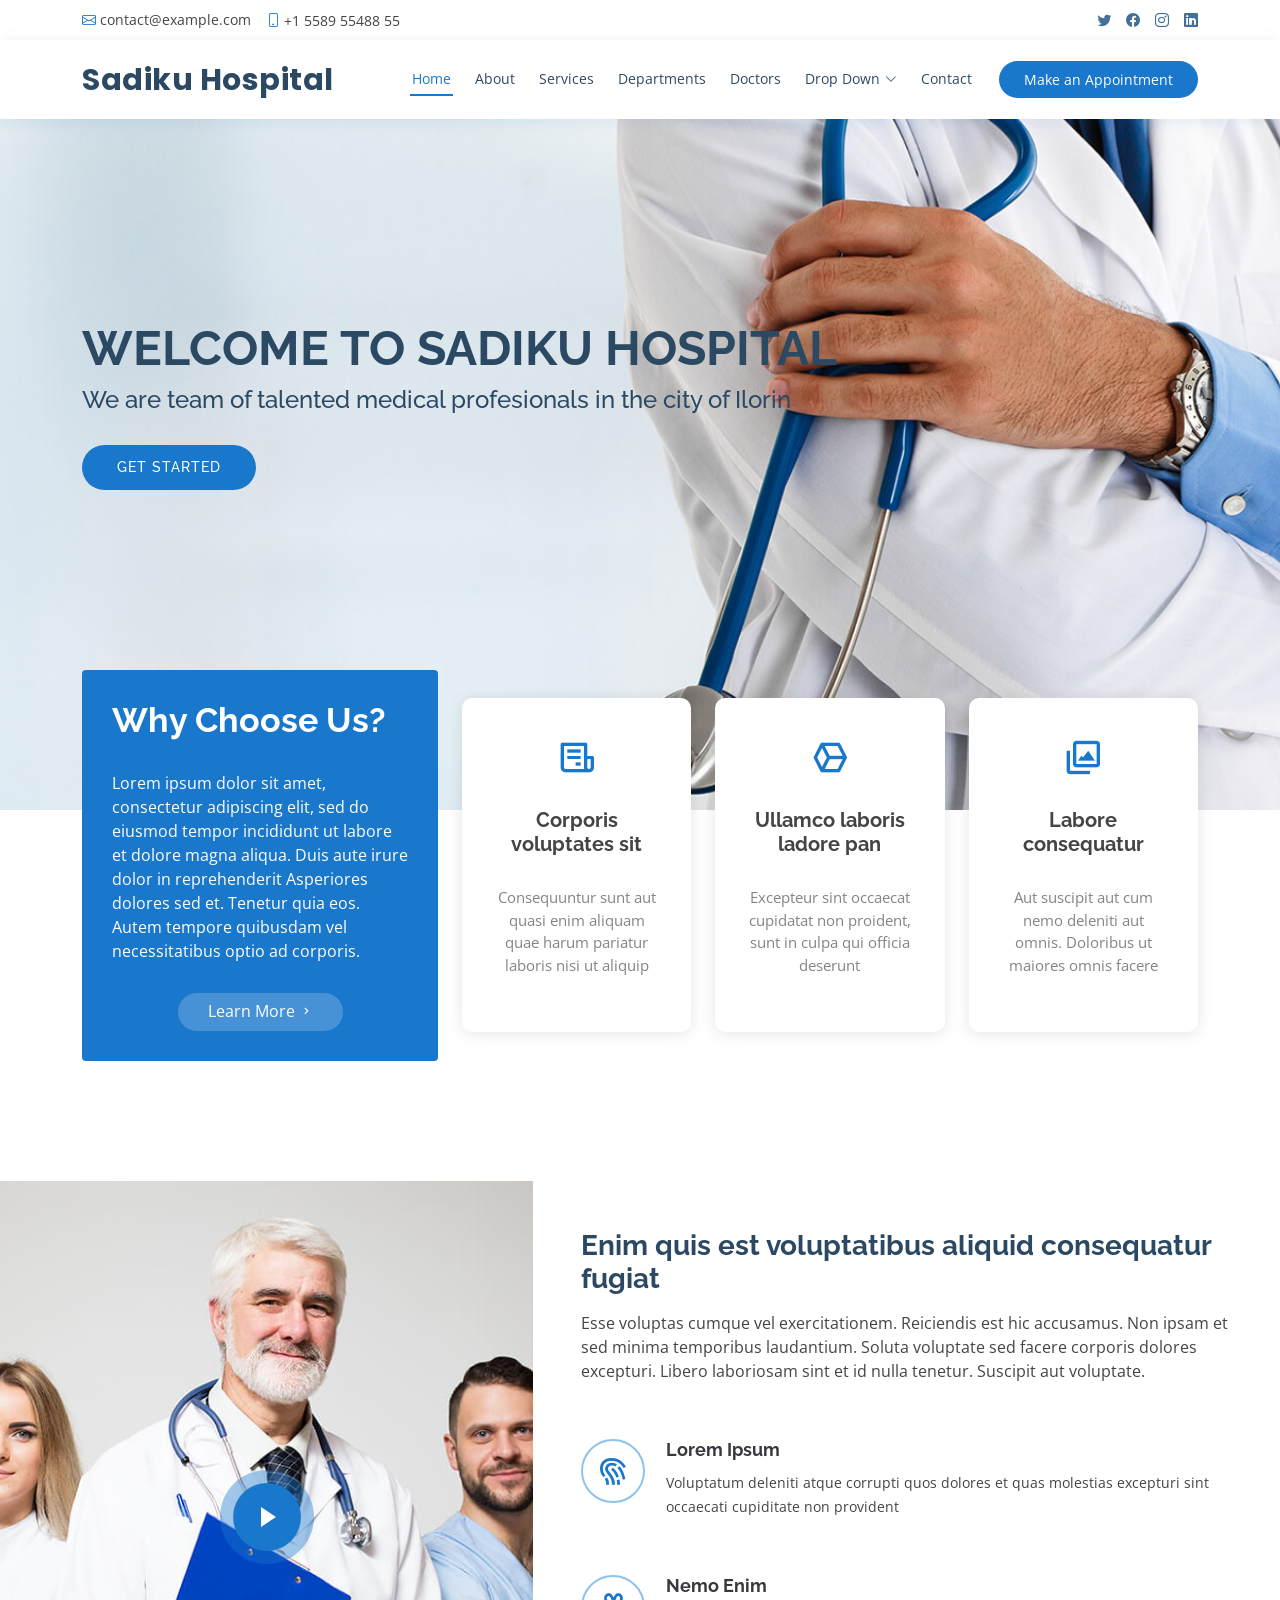
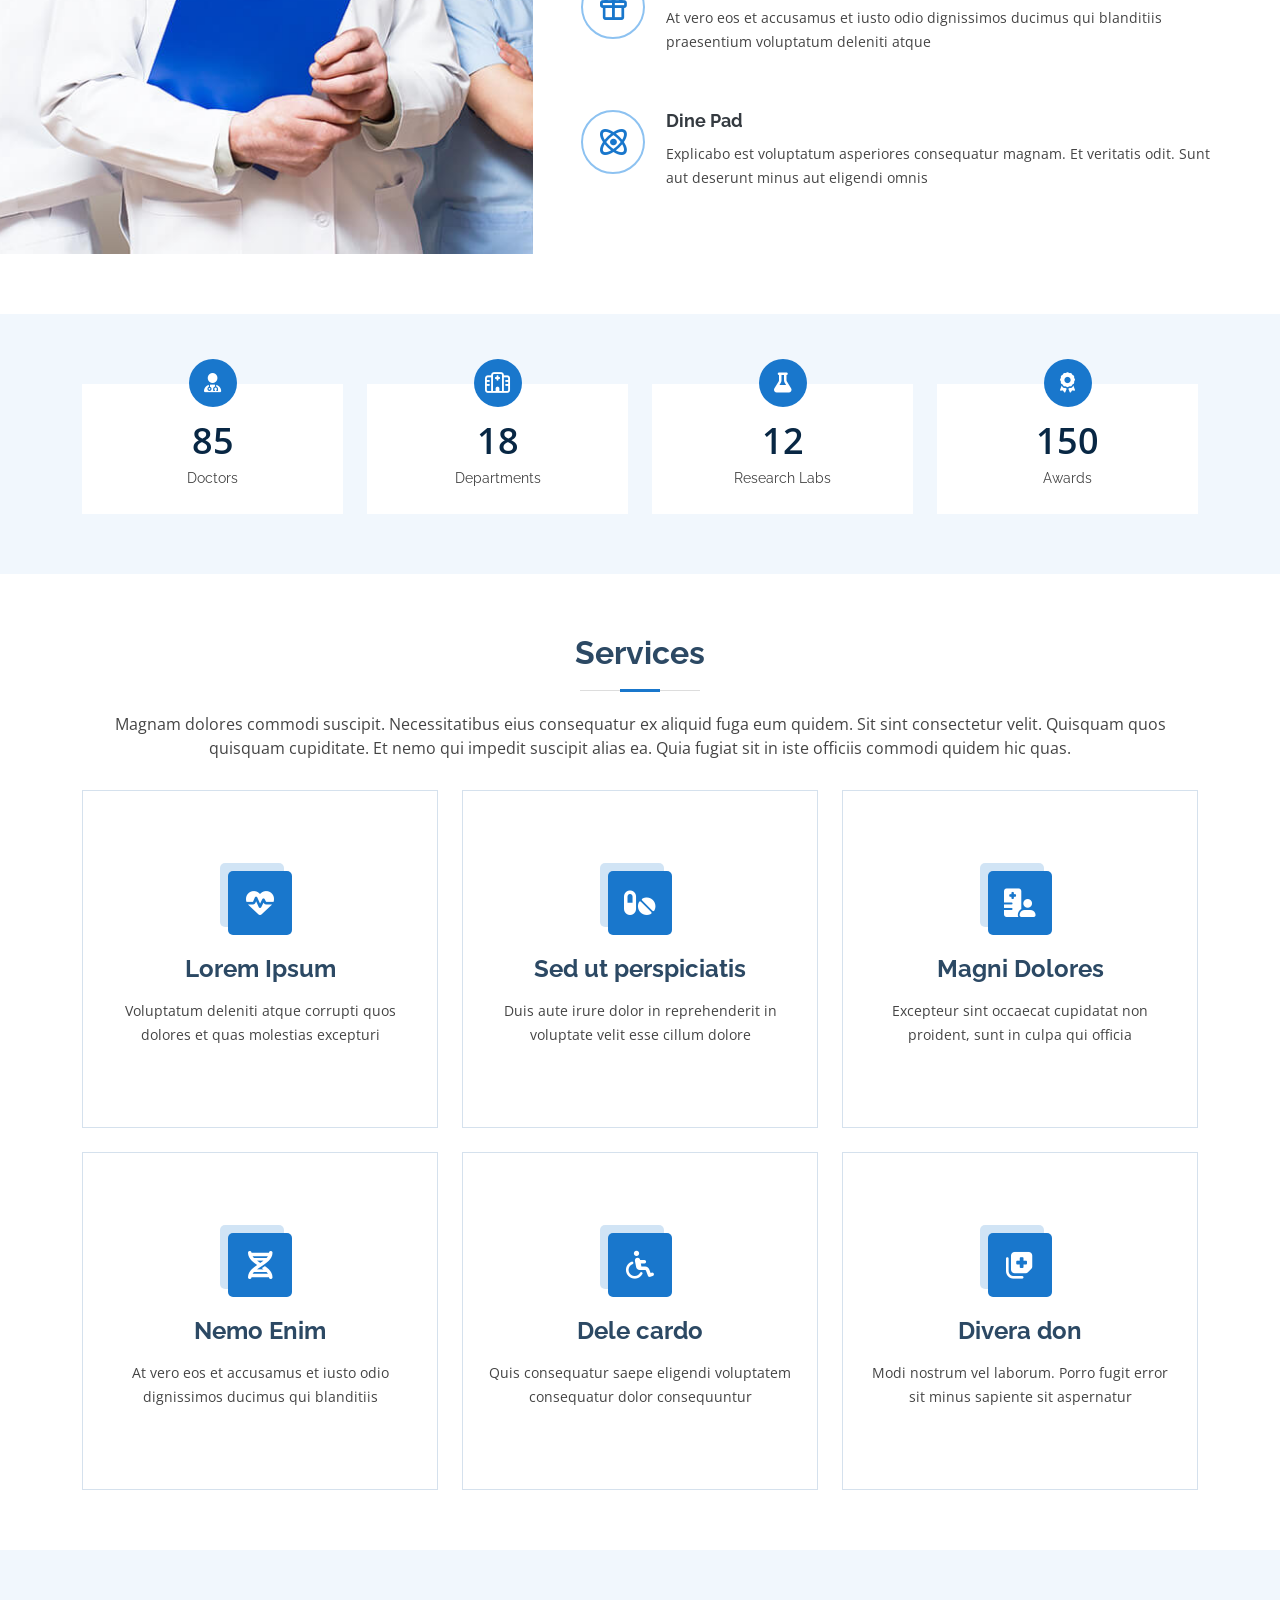
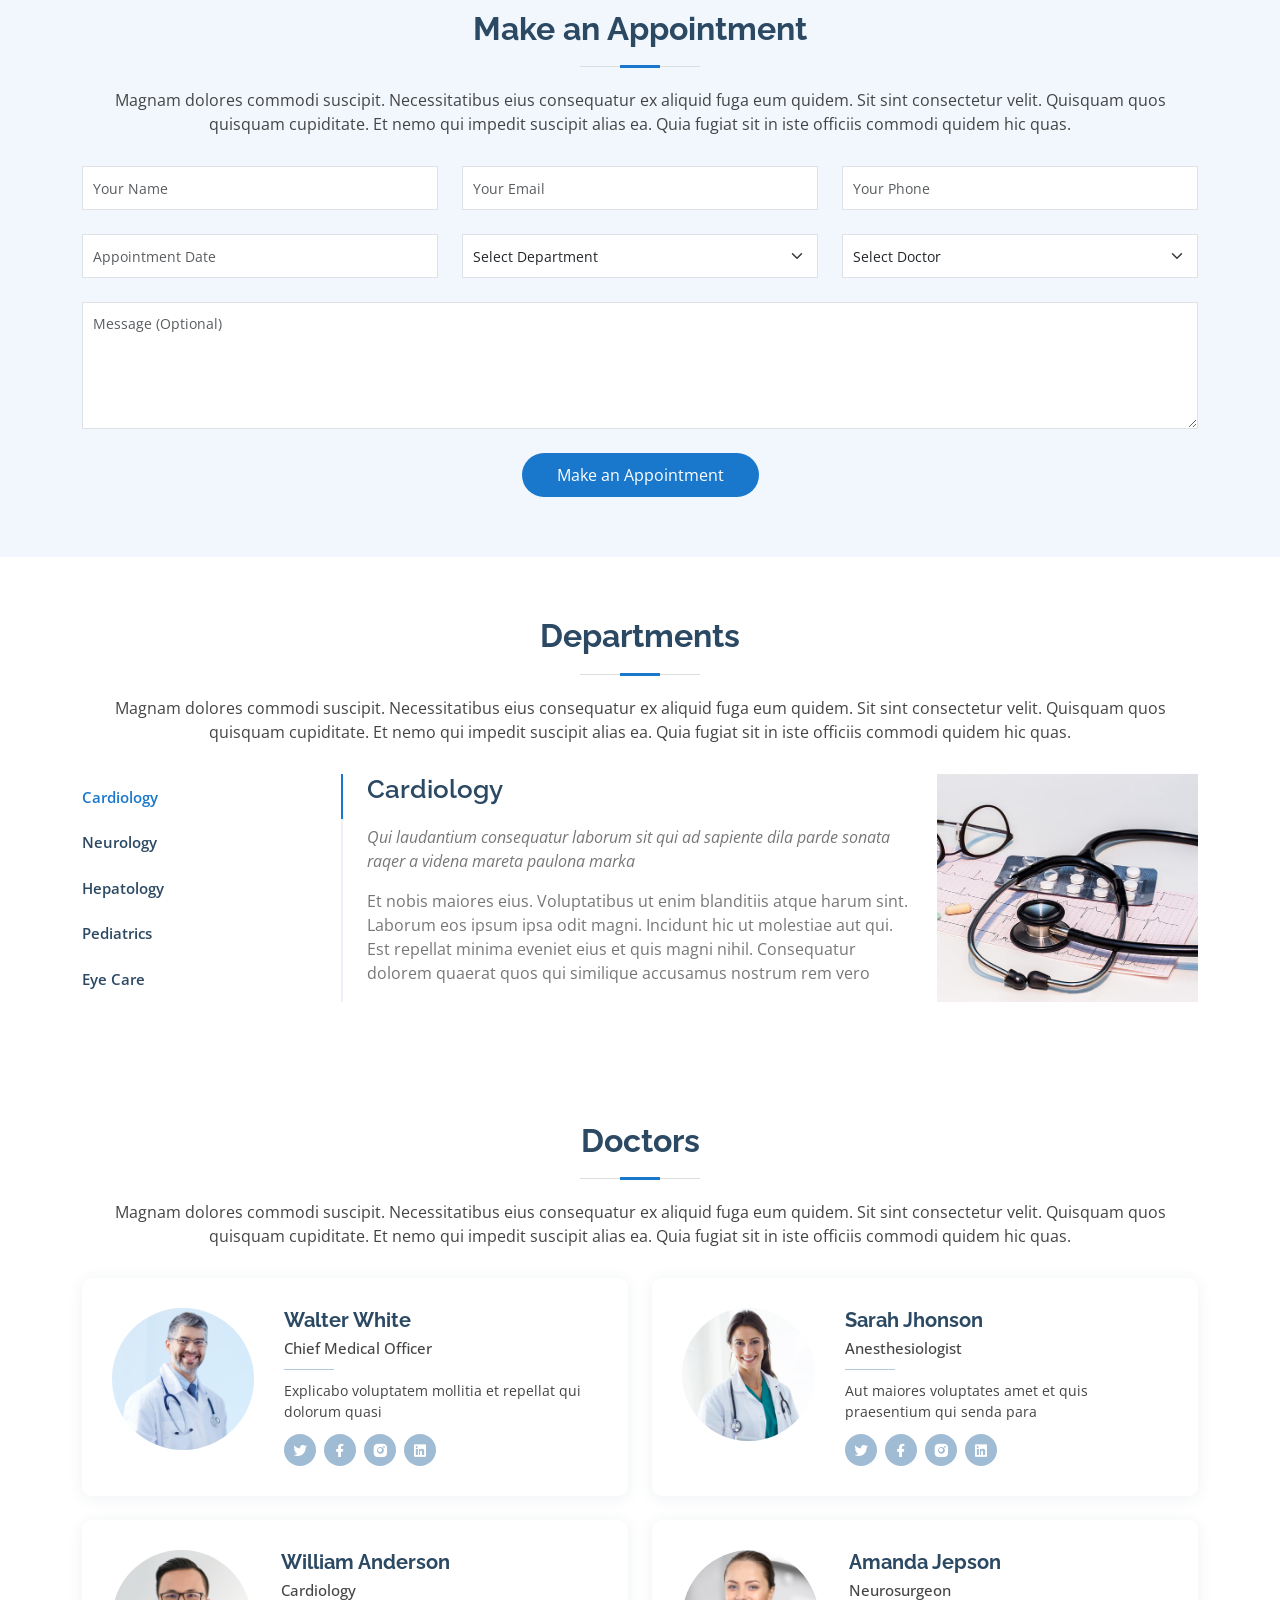
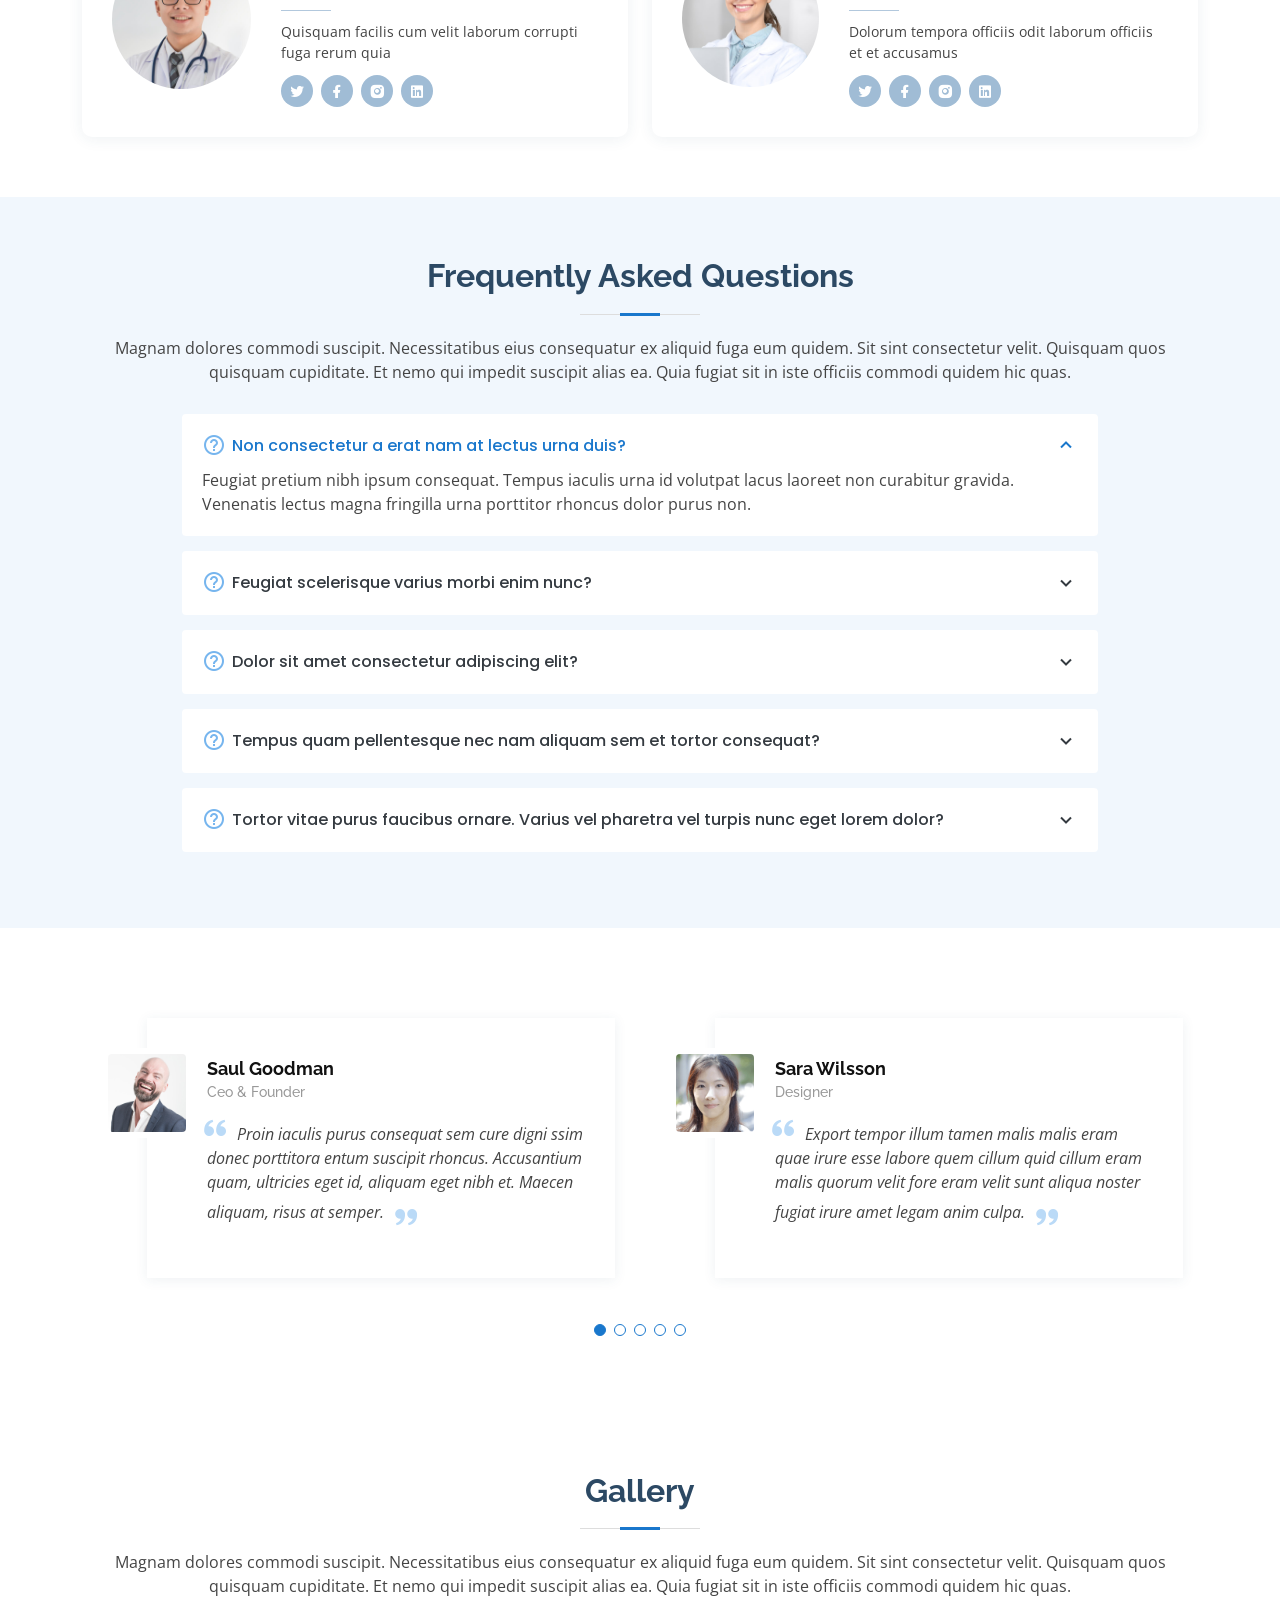
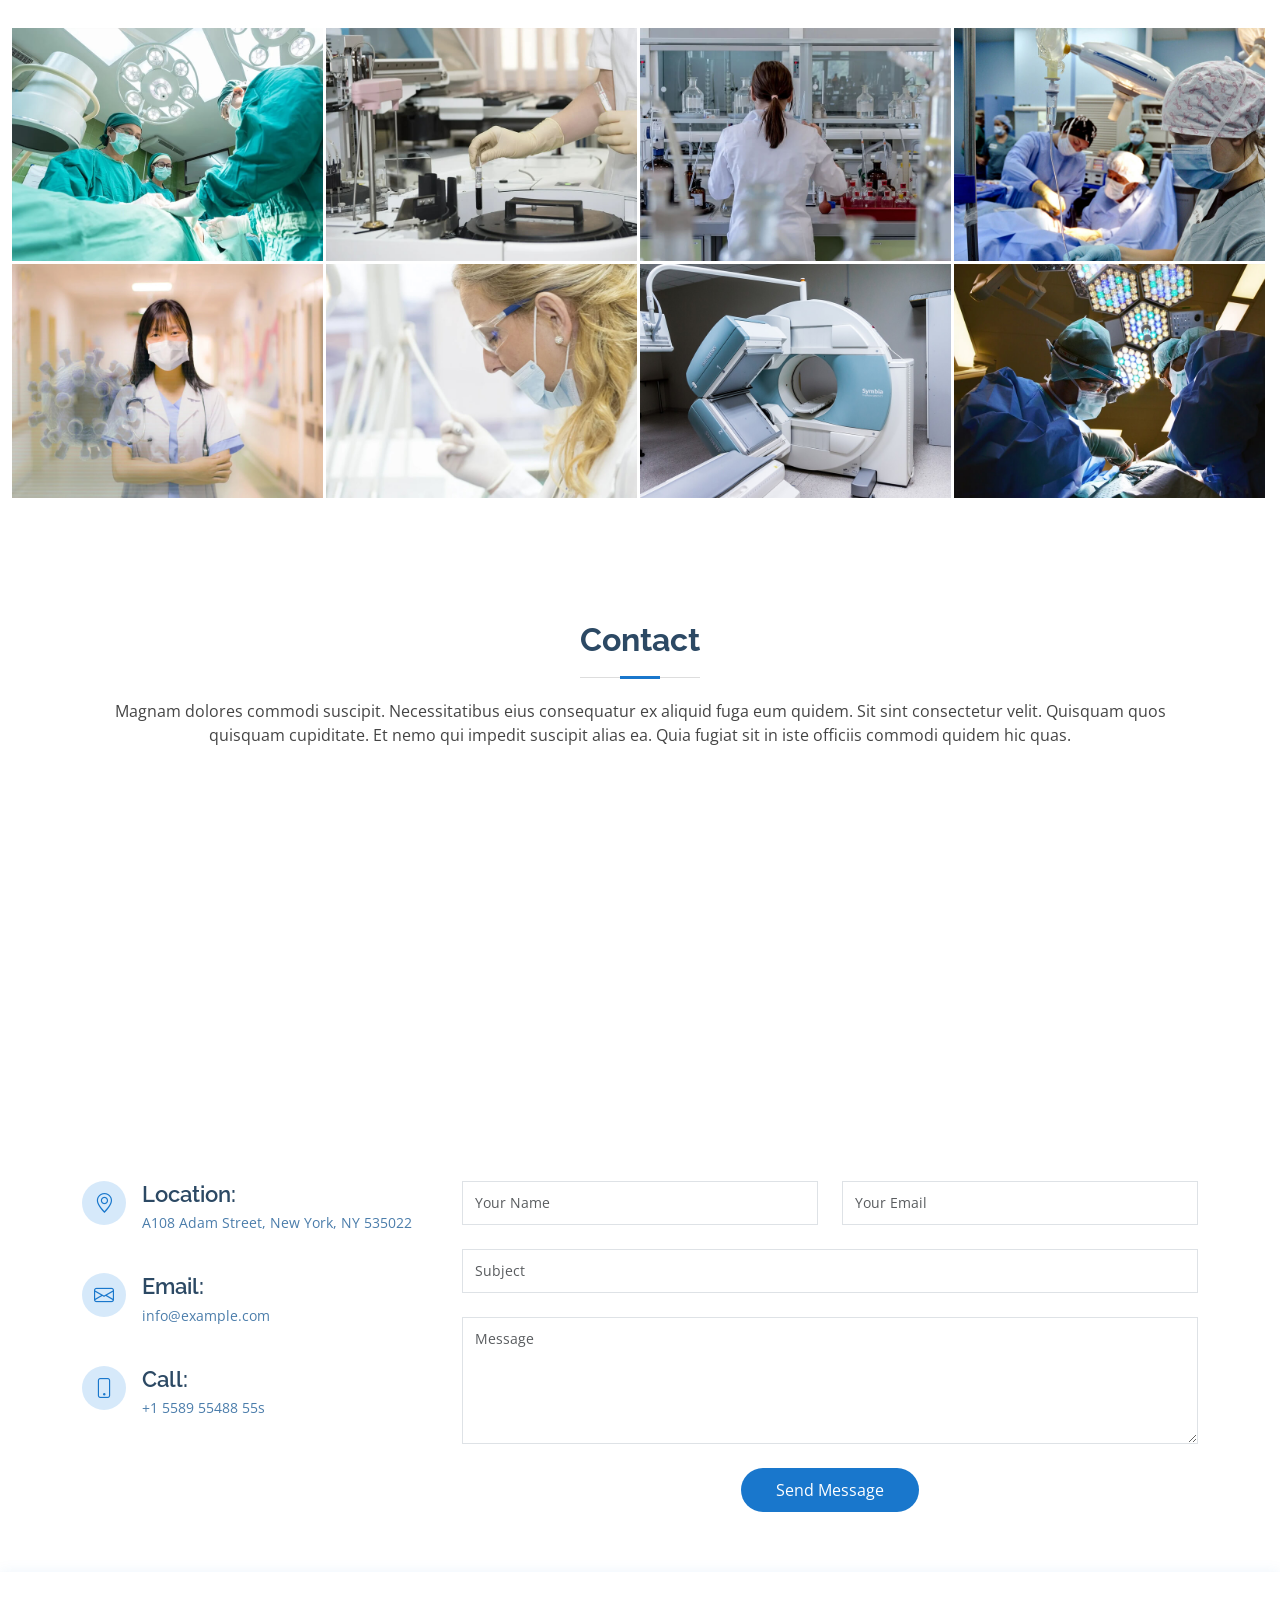
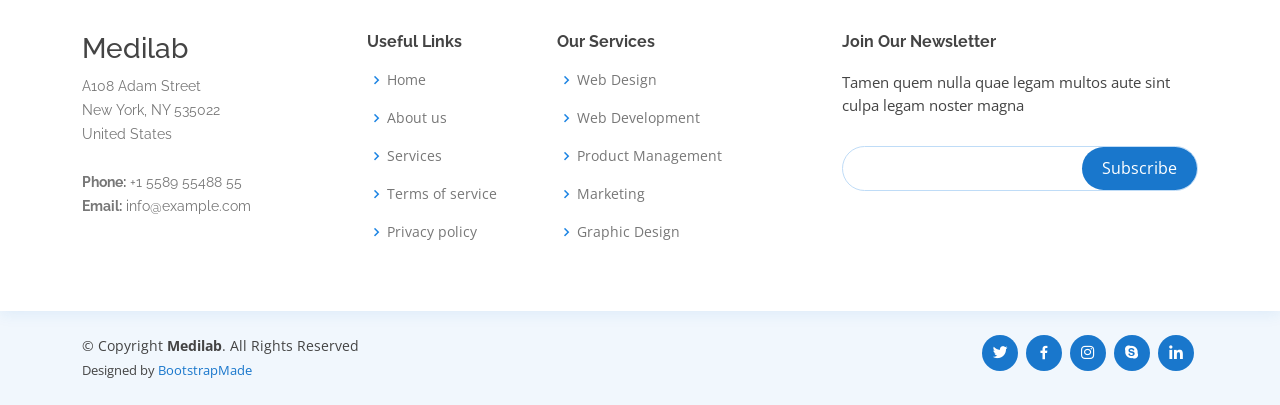
<file: Medilab/index.html>
<!DOCTYPE html>
<html lang="en">

<head>
  <meta charset="utf-8">
  <meta content="width=device-width, initial-scale=1.0" name="viewport">

  <title>SDAIKU HOSPITAL | ILORIN</title>
  <meta content="" name="description">
  <meta content="" name="keywords">

  <!-- Favicons -->
  <link href="assets/img/favicon.png" rel="icon">
  <link href="assets/img/apple-touch-icon.png" rel="apple-touch-icon">

  <!-- Google Fonts -->
  <link href="https://fonts.googleapis.com/css?family=Open+Sans:300,300i,400,400i,600,600i,700,700i|Raleway:300,300i,400,400i,500,500i,600,600i,700,700i|Poppins:300,300i,400,400i,500,500i,600,600i,700,700i" rel="stylesheet">

  <!-- Vendor CSS Files -->
  <link href="assets/vendor/fontawesome-free/css/all.min.css" rel="stylesheet">
  <link href="assets/vendor/animate.css/animate.min.css" rel="stylesheet">
  <link href="assets/vendor/bootstrap/css/bootstrap.min.css" rel="stylesheet">
  <link href="assets/vendor/bootstrap-icons/bootstrap-icons.css" rel="stylesheet">
  <link href="assets/vendor/boxicons/css/boxicons.min.css" rel="stylesheet">
  <link href="assets/vendor/glightbox/css/glightbox.min.css" rel="stylesheet">
  <link href="assets/vendor/remixicon/remixicon.css" rel="stylesheet">
  <link href="assets/vendor/swiper/swiper-bundle.min.css" rel="stylesheet">

  <!-- Template Main CSS File -->
  <link href="assets/css/style.css" rel="stylesheet">

  <!-- =======================================================
  * Template Name: Medilab
  * Updated: Sep 18 2023 with Bootstrap v5.3.2
  * Template URL: https://bootstrapmade.com/medilab-free-medical-bootstrap-theme/
  * Author: BootstrapMade.com
  * License: https://bootstrapmade.com/license/
  ======================================================== -->
</head>

<body>

  <!-- ======= Top Bar ======= -->
  <div id="topbar" class="d-flex align-items-center fixed-top">
    <div class="container d-flex justify-content-between">
      <div class="contact-info d-flex align-items-center">
        <i class="bi bi-envelope"></i> <a href="mailto:contact@example.com">contact@example.com</a>
        <i class="bi bi-phone"></i> +1 5589 55488 55
      </div>
      <div class="d-none d-lg-flex social-links align-items-center">
        <a href="#" class="twitter"><i class="bi bi-twitter"></i></a>
        <a href="#" class="facebook"><i class="bi bi-facebook"></i></a>
        <a href="#" class="instagram"><i class="bi bi-instagram"></i></a>
        <a href="#" class="linkedin"><i class="bi bi-linkedin"></i></i></a>
      </div>
    </div>
  </div>

  <!-- ======= Header ======= -->
  <header id="header" class="fixed-top">
    <div class="container d-flex align-items-center">

      <h1 class="logo me-auto"><a href="index.html">Sadiku Hospital</a></h1>
      <!-- Uncomment below if you prefer to use an image logo -->
      <!-- <a href="index.html" class="logo me-auto"><img src="assets/img/logo.png" alt="" class="img-fluid"></a>-->

      <nav id="navbar" class="navbar order-last order-lg-0">
        <ul>
          <li><a class="nav-link scrollto active" href="#hero">Home</a></li>
          <li><a class="nav-link scrollto" href="#about">About</a></li>
          <li><a class="nav-link scrollto" href="#services">Services</a></li>
          <li><a class="nav-link scrollto" href="#departments">Departments</a></li>
          <li><a class="nav-link scrollto" href="#doctors">Doctors</a></li>
          <li class="dropdown"><a href="#"><span>Drop Down</span> <i class="bi bi-chevron-down"></i></a>
            <ul>
              <li><a href="#">Drop Down 1</a></li>
              <li class="dropdown"><a href="#"><span>Deep Drop Down</span> <i class="bi bi-chevron-right"></i></a>
                <ul>
                  <li><a href="#">Deep Drop Down 1</a></li>
                  <li><a href="#">Deep Drop Down 2</a></li>
                  <li><a href="#">Deep Drop Down 3</a></li>
                  <li><a href="#">Deep Drop Down 4</a></li>
                  <li><a href="#">Deep Drop Down 5</a></li>
                </ul>
              </li>
              <li><a href="#">Drop Down 2</a></li>
              <li><a href="#">Drop Down 3</a></li>
              <li><a href="#">Drop Down 4</a></li>
            </ul>
          </li>
          <li><a class="nav-link scrollto" href="#contact">Contact</a></li>
        </ul>
        <i class="bi bi-list mobile-nav-toggle"></i>
      </nav><!-- .navbar -->

      <a href="#appointment" class="appointment-btn scrollto"><span class="d-none d-md-inline">Make an</span> Appointment</a>

    </div>
  </header><!-- End Header -->

  <!-- ======= Hero Section ======= -->
  <section id="hero" class="d-flex align-items-center">
    <div class="container">
      <h1>Welcome to Sadiku Hospital</h1>
      <h2>We are team of talented medical profesionals in the city of Ilorin</h2>
      <a href="#about" class="btn-get-started scrollto">Get Started</a>
    </div>
  </section><!-- End Hero -->

  <main id="main">

    <!-- ======= Why Us Section ======= -->
    <section id="why-us" class="why-us">
      <div class="container">

        <div class="row">
          <div class="col-lg-4 d-flex align-items-stretch">
            <div class="content">
              <h3>Why Choose Us?</h3>
              <p>
                Lorem ipsum dolor sit amet, consectetur adipiscing elit, sed do eiusmod tempor incididunt ut labore et dolore magna aliqua. Duis aute irure dolor in reprehenderit
                Asperiores dolores sed et. Tenetur quia eos. Autem tempore quibusdam vel necessitatibus optio ad corporis.
              </p>
              <div class="text-center">
                <a href="#" class="more-btn">Learn More <i class="bx bx-chevron-right"></i></a>
              </div>
            </div>
          </div>
          <div class="col-lg-8 d-flex align-items-stretch">
            <div class="icon-boxes d-flex flex-column justify-content-center">
              <div class="row">
                <div class="col-xl-4 d-flex align-items-stretch">
                  <div class="icon-box mt-4 mt-xl-0">
                    <i class="bx bx-receipt"></i>
                    <h4>Corporis voluptates sit</h4>
                    <p>Consequuntur sunt aut quasi enim aliquam quae harum pariatur laboris nisi ut aliquip</p>
                  </div>
                </div>
                <div class="col-xl-4 d-flex align-items-stretch">
                  <div class="icon-box mt-4 mt-xl-0">
                    <i class="bx bx-cube-alt"></i>
                    <h4>Ullamco laboris ladore pan</h4>
                    <p>Excepteur sint occaecat cupidatat non proident, sunt in culpa qui officia deserunt</p>
                  </div>
                </div>
                <div class="col-xl-4 d-flex align-items-stretch">
                  <div class="icon-box mt-4 mt-xl-0">
                    <i class="bx bx-images"></i>
                    <h4>Labore consequatur</h4>
                    <p>Aut suscipit aut cum nemo deleniti aut omnis. Doloribus ut maiores omnis facere</p>
                  </div>
                </div>
              </div>
            </div><!-- End .content-->
          </div>
        </div>

      </div>
    </section><!-- End Why Us Section -->

    <!-- ======= About Section ======= -->
    <section id="about" class="about">
      <div class="container-fluid">

        <div class="row">
          <div class="col-xl-5 col-lg-6 video-box d-flex justify-content-center align-items-stretch position-relative">
            <a href="https://www.youtube.com/watch?v=jDDaplaOz7Q" class="glightbox play-btn mb-4"></a>
          </div>

          <div class="col-xl-7 col-lg-6 icon-boxes d-flex flex-column align-items-stretch justify-content-center py-5 px-lg-5">
            <h3>Enim quis est voluptatibus aliquid consequatur fugiat</h3>
            <p>Esse voluptas cumque vel exercitationem. Reiciendis est hic accusamus. Non ipsam et sed minima temporibus laudantium. Soluta voluptate sed facere corporis dolores excepturi. Libero laboriosam sint et id nulla tenetur. Suscipit aut voluptate.</p>

            <div class="icon-box">
              <div class="icon"><i class="bx bx-fingerprint"></i></div>
              <h4 class="title"><a href="">Lorem Ipsum</a></h4>
              <p class="description">Voluptatum deleniti atque corrupti quos dolores et quas molestias excepturi sint occaecati cupiditate non provident</p>
            </div>

            <div class="icon-box">
              <div class="icon"><i class="bx bx-gift"></i></div>
              <h4 class="title"><a href="">Nemo Enim</a></h4>
              <p class="description">At vero eos et accusamus et iusto odio dignissimos ducimus qui blanditiis praesentium voluptatum deleniti atque</p>
            </div>

            <div class="icon-box">
              <div class="icon"><i class="bx bx-atom"></i></div>
              <h4 class="title"><a href="">Dine Pad</a></h4>
              <p class="description">Explicabo est voluptatum asperiores consequatur magnam. Et veritatis odit. Sunt aut deserunt minus aut eligendi omnis</p>
            </div>

          </div>
        </div>

      </div>
    </section><!-- End About Section -->

    <!-- ======= Counts Section ======= -->
    <section id="counts" class="counts">
      <div class="container">

        <div class="row">

          <div class="col-lg-3 col-md-6">
            <div class="count-box">
              <i class="fas fa-user-md"></i>
              <span data-purecounter-start="0" data-purecounter-end="85" data-purecounter-duration="1" class="purecounter"></span>
              <p>Doctors</p>
            </div>
          </div>

          <div class="col-lg-3 col-md-6 mt-5 mt-md-0">
            <div class="count-box">
              <i class="far fa-hospital"></i>
              <span data-purecounter-start="0" data-purecounter-end="18" data-purecounter-duration="1" class="purecounter"></span>
              <p>Departments</p>
            </div>
          </div>

          <div class="col-lg-3 col-md-6 mt-5 mt-lg-0">
            <div class="count-box">
              <i class="fas fa-flask"></i>
              <span data-purecounter-start="0" data-purecounter-end="12" data-purecounter-duration="1" class="purecounter"></span>
              <p>Research Labs</p>
            </div>
          </div>

          <div class="col-lg-3 col-md-6 mt-5 mt-lg-0">
            <div class="count-box">
              <i class="fas fa-award"></i>
              <span data-purecounter-start="0" data-purecounter-end="150" data-purecounter-duration="1" class="purecounter"></span>
              <p>Awards</p>
            </div>
          </div>

        </div>

      </div>
    </section><!-- End Counts Section -->

    <!-- ======= Services Section ======= -->
    <section id="services" class="services">
      <div class="container">

        <div class="section-title">
          <h2>Services</h2>
          <p>Magnam dolores commodi suscipit. Necessitatibus eius consequatur ex aliquid fuga eum quidem. Sit sint consectetur velit. Quisquam quos quisquam cupiditate. Et nemo qui impedit suscipit alias ea. Quia fugiat sit in iste officiis commodi quidem hic quas.</p>
        </div>

        <div class="row">
          <div class="col-lg-4 col-md-6 d-flex align-items-stretch">
            <div class="icon-box">
              <div class="icon"><i class="fas fa-heartbeat"></i></div>
              <h4><a href="">Lorem Ipsum</a></h4>
              <p>Voluptatum deleniti atque corrupti quos dolores et quas molestias excepturi</p>
            </div>
          </div>

          <div class="col-lg-4 col-md-6 d-flex align-items-stretch mt-4 mt-md-0">
            <div class="icon-box">
              <div class="icon"><i class="fas fa-pills"></i></div>
              <h4><a href="">Sed ut perspiciatis</a></h4>
              <p>Duis aute irure dolor in reprehenderit in voluptate velit esse cillum dolore</p>
            </div>
          </div>

          <div class="col-lg-4 col-md-6 d-flex align-items-stretch mt-4 mt-lg-0">
            <div class="icon-box">
              <div class="icon"><i class="fas fa-hospital-user"></i></div>
              <h4><a href="">Magni Dolores</a></h4>
              <p>Excepteur sint occaecat cupidatat non proident, sunt in culpa qui officia</p>
            </div>
          </div>

          <div class="col-lg-4 col-md-6 d-flex align-items-stretch mt-4">
            <div class="icon-box">
              <div class="icon"><i class="fas fa-dna"></i></div>
              <h4><a href="">Nemo Enim</a></h4>
              <p>At vero eos et accusamus et iusto odio dignissimos ducimus qui blanditiis</p>
            </div>
          </div>

          <div class="col-lg-4 col-md-6 d-flex align-items-stretch mt-4">
            <div class="icon-box">
              <div class="icon"><i class="fas fa-wheelchair"></i></div>
              <h4><a href="">Dele cardo</a></h4>
              <p>Quis consequatur saepe eligendi voluptatem consequatur dolor consequuntur</p>
            </div>
          </div>

          <div class="col-lg-4 col-md-6 d-flex align-items-stretch mt-4">
            <div class="icon-box">
              <div class="icon"><i class="fas fa-notes-medical"></i></div>
              <h4><a href="">Divera don</a></h4>
              <p>Modi nostrum vel laborum. Porro fugit error sit minus sapiente sit aspernatur</p>
            </div>
          </div>

        </div>

      </div>
    </section><!-- End Services Section -->

    <!-- ======= Appointment Section ======= -->
    <section id="appointment" class="appointment section-bg">
      <div class="container">

        <div class="section-title">
          <h2>Make an Appointment</h2>
          <p>Magnam dolores commodi suscipit. Necessitatibus eius consequatur ex aliquid fuga eum quidem. Sit sint consectetur velit. Quisquam quos quisquam cupiditate. Et nemo qui impedit suscipit alias ea. Quia fugiat sit in iste officiis commodi quidem hic quas.</p>
        </div>

        <form action="forms/appointment.php" method="post" role="form" class="php-email-form">
          <div class="row">
            <div class="col-md-4 form-group">
              <input type="text" name="name" class="form-control" id="name" placeholder="Your Name" data-rule="minlen:4" data-msg="Please enter at least 4 chars">
              <div class="validate"></div>
            </div>
            <div class="col-md-4 form-group mt-3 mt-md-0">
              <input type="email" class="form-control" name="email" id="email" placeholder="Your Email" data-rule="email" data-msg="Please enter a valid email">
              <div class="validate"></div>
            </div>
            <div class="col-md-4 form-group mt-3 mt-md-0">
              <input type="tel" class="form-control" name="phone" id="phone" placeholder="Your Phone" data-rule="minlen:4" data-msg="Please enter at least 4 chars">
              <div class="validate"></div>
            </div>
          </div>
          <div class="row">
            <div class="col-md-4 form-group mt-3">
              <input type="datetime" name="date" class="form-control datepicker" id="date" placeholder="Appointment Date" data-rule="minlen:4" data-msg="Please enter at least 4 chars">
              <div class="validate"></div>
            </div>
            <div class="col-md-4 form-group mt-3">
              <select name="department" id="department" class="form-select">
                <option value="">Select Department</option>
                <option value="Department 1">Department 1</option>
                <option value="Department 2">Department 2</option>
                <option value="Department 3">Department 3</option>
              </select>
              <div class="validate"></div>
            </div>
            <div class="col-md-4 form-group mt-3">
              <select name="doctor" id="doctor" class="form-select">
                <option value="">Select Doctor</option>
                <option value="Doctor 1">Doctor 1</option>
                <option value="Doctor 2">Doctor 2</option>
                <option value="Doctor 3">Doctor 3</option>
              </select>
              <div class="validate"></div>
            </div>
          </div>

          <div class="form-group mt-3">
            <textarea class="form-control" name="message" rows="5" placeholder="Message (Optional)"></textarea>
            <div class="validate"></div>
          </div>
          <div class="mb-3">
            <div class="loading">Loading</div>
            <div class="error-message"></div>
            <div class="sent-message">Your appointment request has been sent successfully. Thank you!</div>
          </div>
          <div class="text-center"><button type="submit">Make an Appointment</button></div>
        </form>

      </div>
    </section><!-- End Appointment Section -->

    <!-- ======= Departments Section ======= -->
    <section id="departments" class="departments">
      <div class="container">

        <div class="section-title">
          <h2>Departments</h2>
          <p>Magnam dolores commodi suscipit. Necessitatibus eius consequatur ex aliquid fuga eum quidem. Sit sint consectetur velit. Quisquam quos quisquam cupiditate. Et nemo qui impedit suscipit alias ea. Quia fugiat sit in iste officiis commodi quidem hic quas.</p>
        </div>

        <div class="row gy-4">
          <div class="col-lg-3">
            <ul class="nav nav-tabs flex-column">
              <li class="nav-item">
                <a class="nav-link active show" data-bs-toggle="tab" href="#tab-1">Cardiology</a>
              </li>
              <li class="nav-item">
                <a class="nav-link" data-bs-toggle="tab" href="#tab-2">Neurology</a>
              </li>
              <li class="nav-item">
                <a class="nav-link" data-bs-toggle="tab" href="#tab-3">Hepatology</a>
              </li>
              <li class="nav-item">
                <a class="nav-link" data-bs-toggle="tab" href="#tab-4">Pediatrics</a>
              </li>
              <li class="nav-item">
                <a class="nav-link" data-bs-toggle="tab" href="#tab-5">Eye Care</a>
              </li>
            </ul>
          </div>
          <div class="col-lg-9">
            <div class="tab-content">
              <div class="tab-pane active show" id="tab-1">
                <div class="row gy-4">
                  <div class="col-lg-8 details order-2 order-lg-1">
                    <h3>Cardiology</h3>
                    <p class="fst-italic">Qui laudantium consequatur laborum sit qui ad sapiente dila parde sonata raqer a videna mareta paulona marka</p>
                    <p>Et nobis maiores eius. Voluptatibus ut enim blanditiis atque harum sint. Laborum eos ipsum ipsa odit magni. Incidunt hic ut molestiae aut qui. Est repellat minima eveniet eius et quis magni nihil. Consequatur dolorem quaerat quos qui similique accusamus nostrum rem vero</p>
                  </div>
                  <div class="col-lg-4 text-center order-1 order-lg-2">
                    <img src="assets/img/departments-1.jpg" alt="" class="img-fluid">
                  </div>
                </div>
              </div>
              <div class="tab-pane" id="tab-2">
                <div class="row gy-4">
                  <div class="col-lg-8 details order-2 order-lg-1">
                    <h3>Et blanditiis nemo veritatis excepturi</h3>
                    <p class="fst-italic">Qui laudantium consequatur laborum sit qui ad sapiente dila parde sonata raqer a videna mareta paulona marka</p>
                    <p>Ea ipsum voluptatem consequatur quis est. Illum error ullam omnis quia et reiciendis sunt sunt est. Non aliquid repellendus itaque accusamus eius et velit ipsa voluptates. Optio nesciunt eaque beatae accusamus lerode pakto madirna desera vafle de nideran pal</p>
                  </div>
                  <div class="col-lg-4 text-center order-1 order-lg-2">
                    <img src="assets/img/departments-2.jpg" alt="" class="img-fluid">
                  </div>
                </div>
              </div>
              <div class="tab-pane" id="tab-3">
                <div class="row gy-4">
                  <div class="col-lg-8 details order-2 order-lg-1">
                    <h3>Impedit facilis occaecati odio neque aperiam sit</h3>
                    <p class="fst-italic">Eos voluptatibus quo. Odio similique illum id quidem non enim fuga. Qui natus non sunt dicta dolor et. In asperiores velit quaerat perferendis aut</p>
                    <p>Iure officiis odit rerum. Harum sequi eum illum corrupti culpa veritatis quisquam. Neque necessitatibus illo rerum eum ut. Commodi ipsam minima molestiae sed laboriosam a iste odio. Earum odit nesciunt fugiat sit ullam. Soluta et harum voluptatem optio quae</p>
                  </div>
                  <div class="col-lg-4 text-center order-1 order-lg-2">
                    <img src="assets/img/departments-3.jpg" alt="" class="img-fluid">
                  </div>
                </div>
              </div>
              <div class="tab-pane" id="tab-4">
                <div class="row gy-4">
                  <div class="col-lg-8 details order-2 order-lg-1">
                    <h3>Fuga dolores inventore laboriosam ut est accusamus laboriosam dolore</h3>
                    <p class="fst-italic">Totam aperiam accusamus. Repellat consequuntur iure voluptas iure porro quis delectus</p>
                    <p>Eaque consequuntur consequuntur libero expedita in voluptas. Nostrum ipsam necessitatibus aliquam fugiat debitis quis velit. Eum ex maxime error in consequatur corporis atque. Eligendi asperiores sed qui veritatis aperiam quia a laborum inventore</p>
                  </div>
                  <div class="col-lg-4 text-center order-1 order-lg-2">
                    <img src="assets/img/departments-4.jpg" alt="" class="img-fluid">
                  </div>
                </div>
              </div>
              <div class="tab-pane" id="tab-5">
                <div class="row gy-4">
                  <div class="col-lg-8 details order-2 order-lg-1">
                    <h3>Est eveniet ipsam sindera pad rone matrelat sando reda</h3>
                    <p class="fst-italic">Omnis blanditiis saepe eos autem qui sunt debitis porro quia.</p>
                    <p>Exercitationem nostrum omnis. Ut reiciendis repudiandae minus. Omnis recusandae ut non quam ut quod eius qui. Ipsum quia odit vero atque qui quibusdam amet. Occaecati sed est sint aut vitae molestiae voluptate vel</p>
                  </div>
                  <div class="col-lg-4 text-center order-1 order-lg-2">
                    <img src="assets/img/departments-5.jpg" alt="" class="img-fluid">
                  </div>
                </div>
              </div>
            </div>
          </div>
        </div>

      </div>
    </section><!-- End Departments Section -->

    <!-- ======= Doctors Section ======= -->
    <section id="doctors" class="doctors">
      <div class="container">

        <div class="section-title">
          <h2>Doctors</h2>
          <p>Magnam dolores commodi suscipit. Necessitatibus eius consequatur ex aliquid fuga eum quidem. Sit sint consectetur velit. Quisquam quos quisquam cupiditate. Et nemo qui impedit suscipit alias ea. Quia fugiat sit in iste officiis commodi quidem hic quas.</p>
        </div>

        <div class="row">

          <div class="col-lg-6">
            <div class="member d-flex align-items-start">
              <div class="pic"><img src="assets/img/doctors/doctors-1.jpg" class="img-fluid" alt=""></div>
              <div class="member-info">
                <h4>Walter White</h4>
                <span>Chief Medical Officer</span>
                <p>Explicabo voluptatem mollitia et repellat qui dolorum quasi</p>
                <div class="social">
                  <a href=""><i class="ri-twitter-fill"></i></a>
                  <a href=""><i class="ri-facebook-fill"></i></a>
                  <a href=""><i class="ri-instagram-fill"></i></a>
                  <a href=""> <i class="ri-linkedin-box-fill"></i> </a>
                </div>
              </div>
            </div>
          </div>

          <div class="col-lg-6 mt-4 mt-lg-0">
            <div class="member d-flex align-items-start">
              <div class="pic"><img src="assets/img/doctors/doctors-2.jpg" class="img-fluid" alt=""></div>
              <div class="member-info">
                <h4>Sarah Jhonson</h4>
                <span>Anesthesiologist</span>
                <p>Aut maiores voluptates amet et quis praesentium qui senda para</p>
                <div class="social">
                  <a href=""><i class="ri-twitter-fill"></i></a>
                  <a href=""><i class="ri-facebook-fill"></i></a>
                  <a href=""><i class="ri-instagram-fill"></i></a>
                  <a href=""> <i class="ri-linkedin-box-fill"></i> </a>
                </div>
              </div>
            </div>
          </div>

          <div class="col-lg-6 mt-4">
            <div class="member d-flex align-items-start">
              <div class="pic"><img src="assets/img/doctors/doctors-3.jpg" class="img-fluid" alt=""></div>
              <div class="member-info">
                <h4>William Anderson</h4>
                <span>Cardiology</span>
                <p>Quisquam facilis cum velit laborum corrupti fuga rerum quia</p>
                <div class="social">
                  <a href=""><i class="ri-twitter-fill"></i></a>
                  <a href=""><i class="ri-facebook-fill"></i></a>
                  <a href=""><i class="ri-instagram-fill"></i></a>
                  <a href=""> <i class="ri-linkedin-box-fill"></i> </a>
                </div>
              </div>
            </div>
          </div>

          <div class="col-lg-6 mt-4">
            <div class="member d-flex align-items-start">
              <div class="pic"><img src="assets/img/doctors/doctors-4.jpg" class="img-fluid" alt=""></div>
              <div class="member-info">
                <h4>Amanda Jepson</h4>
                <span>Neurosurgeon</span>
                <p>Dolorum tempora officiis odit laborum officiis et et accusamus</p>
                <div class="social">
                  <a href=""><i class="ri-twitter-fill"></i></a>
                  <a href=""><i class="ri-facebook-fill"></i></a>
                  <a href=""><i class="ri-instagram-fill"></i></a>
                  <a href=""> <i class="ri-linkedin-box-fill"></i> </a>
                </div>
              </div>
            </div>
          </div>

        </div>

      </div>
    </section><!-- End Doctors Section -->

    <!-- ======= Frequently Asked Questions Section ======= -->
    <section id="faq" class="faq section-bg">
      <div class="container">

        <div class="section-title">
          <h2>Frequently Asked Questions</h2>
          <p>Magnam dolores commodi suscipit. Necessitatibus eius consequatur ex aliquid fuga eum quidem. Sit sint consectetur velit. Quisquam quos quisquam cupiditate. Et nemo qui impedit suscipit alias ea. Quia fugiat sit in iste officiis commodi quidem hic quas.</p>
        </div>

        <div class="faq-list">
          <ul>
            <li data-aos="fade-up">
              <i class="bx bx-help-circle icon-help"></i> <a data-bs-toggle="collapse" class="collapse" data-bs-target="#faq-list-1">Non consectetur a erat nam at lectus urna duis? <i class="bx bx-chevron-down icon-show"></i><i class="bx bx-chevron-up icon-close"></i></a>
              <div id="faq-list-1" class="collapse show" data-bs-parent=".faq-list">
                <p>
                  Feugiat pretium nibh ipsum consequat. Tempus iaculis urna id volutpat lacus laoreet non curabitur gravida. Venenatis lectus magna fringilla urna porttitor rhoncus dolor purus non.
                </p>
              </div>
            </li>

            <li data-aos="fade-up" data-aos-delay="100">
              <i class="bx bx-help-circle icon-help"></i> <a data-bs-toggle="collapse" data-bs-target="#faq-list-2" class="collapsed">Feugiat scelerisque varius morbi enim nunc? <i class="bx bx-chevron-down icon-show"></i><i class="bx bx-chevron-up icon-close"></i></a>
              <div id="faq-list-2" class="collapse" data-bs-parent=".faq-list">
                <p>
                  Dolor sit amet consectetur adipiscing elit pellentesque habitant morbi. Id interdum velit laoreet id donec ultrices. Fringilla phasellus faucibus scelerisque eleifend donec pretium. Est pellentesque elit ullamcorper dignissim. Mauris ultrices eros in cursus turpis massa tincidunt dui.
                </p>
              </div>
            </li>

            <li data-aos="fade-up" data-aos-delay="200">
              <i class="bx bx-help-circle icon-help"></i> <a data-bs-toggle="collapse" data-bs-target="#faq-list-3" class="collapsed">Dolor sit amet consectetur adipiscing elit? <i class="bx bx-chevron-down icon-show"></i><i class="bx bx-chevron-up icon-close"></i></a>
              <div id="faq-list-3" class="collapse" data-bs-parent=".faq-list">
                <p>
                  Eleifend mi in nulla posuere sollicitudin aliquam ultrices sagittis orci. Faucibus pulvinar elementum integer enim. Sem nulla pharetra diam sit amet nisl suscipit. Rutrum tellus pellentesque eu tincidunt. Lectus urna duis convallis convallis tellus. Urna molestie at elementum eu facilisis sed odio morbi quis
                </p>
              </div>
            </li>

            <li data-aos="fade-up" data-aos-delay="300">
              <i class="bx bx-help-circle icon-help"></i> <a data-bs-toggle="collapse" data-bs-target="#faq-list-4" class="collapsed">Tempus quam pellentesque nec nam aliquam sem et tortor consequat? <i class="bx bx-chevron-down icon-show"></i><i class="bx bx-chevron-up icon-close"></i></a>
              <div id="faq-list-4" class="collapse" data-bs-parent=".faq-list">
                <p>
                  Molestie a iaculis at erat pellentesque adipiscing commodo. Dignissim suspendisse in est ante in. Nunc vel risus commodo viverra maecenas accumsan. Sit amet nisl suscipit adipiscing bibendum est. Purus gravida quis blandit turpis cursus in.
                </p>
              </div>
            </li>

            <li data-aos="fade-up" data-aos-delay="400">
              <i class="bx bx-help-circle icon-help"></i> <a data-bs-toggle="collapse" data-bs-target="#faq-list-5" class="collapsed">Tortor vitae purus faucibus ornare. Varius vel pharetra vel turpis nunc eget lorem dolor? <i class="bx bx-chevron-down icon-show"></i><i class="bx bx-chevron-up icon-close"></i></a>
              <div id="faq-list-5" class="collapse" data-bs-parent=".faq-list">
                <p>
                  Laoreet sit amet cursus sit amet dictum sit amet justo. Mauris vitae ultricies leo integer malesuada nunc vel. Tincidunt eget nullam non nisi est sit amet. Turpis nunc eget lorem dolor sed. Ut venenatis tellus in metus vulputate eu scelerisque.
                </p>
              </div>
            </li>

          </ul>
        </div>

      </div>
    </section><!-- End Frequently Asked Questions Section -->

    <!-- ======= Testimonials Section ======= -->
    <section id="testimonials" class="testimonials">
      <div class="container">

        <div class="testimonials-slider swiper" data-aos="fade-up" data-aos-delay="100">
          <div class="swiper-wrapper">

            <div class="swiper-slide">
              <div class="testimonial-wrap">
                <div class="testimonial-item">
                  <img src="assets/img/testimonials/testimonials-1.jpg" class="testimonial-img" alt="">
                  <h3>Saul Goodman</h3>
                  <h4>Ceo &amp; Founder</h4>
                  <p>
                    <i class="bx bxs-quote-alt-left quote-icon-left"></i>
                    Proin iaculis purus consequat sem cure digni ssim donec porttitora entum suscipit rhoncus. Accusantium quam, ultricies eget id, aliquam eget nibh et. Maecen aliquam, risus at semper.
                    <i class="bx bxs-quote-alt-right quote-icon-right"></i>
                  </p>
                </div>
              </div>
            </div><!-- End testimonial item -->

            <div class="swiper-slide">
              <div class="testimonial-wrap">
                <div class="testimonial-item">
                  <img src="assets/img/testimonials/testimonials-2.jpg" class="testimonial-img" alt="">
                  <h3>Sara Wilsson</h3>
                  <h4>Designer</h4>
                  <p>
                    <i class="bx bxs-quote-alt-left quote-icon-left"></i>
                    Export tempor illum tamen malis malis eram quae irure esse labore quem cillum quid cillum eram malis quorum velit fore eram velit sunt aliqua noster fugiat irure amet legam anim culpa.
                    <i class="bx bxs-quote-alt-right quote-icon-right"></i>
                  </p>
                </div>
              </div>
            </div><!-- End testimonial item -->

            <div class="swiper-slide">
              <div class="testimonial-wrap">
                <div class="testimonial-item">
                  <img src="assets/img/testimonials/testimonials-3.jpg" class="testimonial-img" alt="">
                  <h3>Jena Karlis</h3>
                  <h4>Store Owner</h4>
                  <p>
                    <i class="bx bxs-quote-alt-left quote-icon-left"></i>
                    Enim nisi quem export duis labore cillum quae magna enim sint quorum nulla quem veniam duis minim tempor labore quem eram duis noster aute amet eram fore quis sint minim.
                    <i class="bx bxs-quote-alt-right quote-icon-right"></i>
                  </p>
                </div>
              </div>
            </div><!-- End testimonial item -->

            <div class="swiper-slide">
              <div class="testimonial-wrap">
                <div class="testimonial-item">
                  <img src="assets/img/testimonials/testimonials-4.jpg" class="testimonial-img" alt="">
                  <h3>Matt Brandon</h3>
                  <h4>Freelancer</h4>
                  <p>
                    <i class="bx bxs-quote-alt-left quote-icon-left"></i>
                    Fugiat enim eram quae cillum dolore dolor amet nulla culpa multos export minim fugiat minim velit minim dolor enim duis veniam ipsum anim magna sunt elit fore quem dolore labore illum veniam.
                    <i class="bx bxs-quote-alt-right quote-icon-right"></i>
                  </p>
                </div>
              </div>
            </div><!-- End testimonial item -->

            <div class="swiper-slide">
              <div class="testimonial-wrap">
                <div class="testimonial-item">
                  <img src="assets/img/testimonials/testimonials-5.jpg" class="testimonial-img" alt="">
                  <h3>John Larson</h3>
                  <h4>Entrepreneur</h4>
                  <p>
                    <i class="bx bxs-quote-alt-left quote-icon-left"></i>
                    Quis quorum aliqua sint quem legam fore sunt eram irure aliqua veniam tempor noster veniam enim culpa labore duis sunt culpa nulla illum cillum fugiat legam esse veniam culpa fore nisi cillum quid.
                    <i class="bx bxs-quote-alt-right quote-icon-right"></i>
                  </p>
                </div>
              </div>
            </div><!-- End testimonial item -->

          </div>
          <div class="swiper-pagination"></div>
        </div>

      </div>
    </section><!-- End Testimonials Section -->

    <!-- ======= Gallery Section ======= -->
    <section id="gallery" class="gallery">
      <div class="container">

        <div class="section-title">
          <h2>Gallery</h2>
          <p>Magnam dolores commodi suscipit. Necessitatibus eius consequatur ex aliquid fuga eum quidem. Sit sint consectetur velit. Quisquam quos quisquam cupiditate. Et nemo qui impedit suscipit alias ea. Quia fugiat sit in iste officiis commodi quidem hic quas.</p>
        </div>
      </div>

      <div class="container-fluid">
        <div class="row g-0">

          <div class="col-lg-3 col-md-4">
            <div class="gallery-item">
              <a href="assets/img/gallery/gallery-1.jpg" class="galelry-lightbox">
                <img src="assets/img/gallery/gallery-1.jpg" alt="" class="img-fluid">
              </a>
            </div>
          </div>

          <div class="col-lg-3 col-md-4">
            <div class="gallery-item">
              <a href="assets/img/gallery/gallery-2.jpg" class="galelry-lightbox">
                <img src="assets/img/gallery/gallery-2.jpg" alt="" class="img-fluid">
              </a>
            </div>
          </div>

          <div class="col-lg-3 col-md-4">
            <div class="gallery-item">
              <a href="assets/img/gallery/gallery-3.jpg" class="galelry-lightbox">
                <img src="assets/img/gallery/gallery-3.jpg" alt="" class="img-fluid">
              </a>
            </div>
          </div>

          <div class="col-lg-3 col-md-4">
            <div class="gallery-item">
              <a href="assets/img/gallery/gallery-4.jpg" class="galelry-lightbox">
                <img src="assets/img/gallery/gallery-4.jpg" alt="" class="img-fluid">
              </a>
            </div>
          </div>

          <div class="col-lg-3 col-md-4">
            <div class="gallery-item">
              <a href="assets/img/gallery/gallery-5.jpg" class="galelry-lightbox">
                <img src="assets/img/gallery/gallery-5.jpg" alt="" class="img-fluid">
              </a>
            </div>
          </div>

          <div class="col-lg-3 col-md-4">
            <div class="gallery-item">
              <a href="assets/img/gallery/gallery-6.jpg" class="galelry-lightbox">
                <img src="assets/img/gallery/gallery-6.jpg" alt="" class="img-fluid">
              </a>
            </div>
          </div>

          <div class="col-lg-3 col-md-4">
            <div class="gallery-item">
              <a href="assets/img/gallery/gallery-7.jpg" class="galelry-lightbox">
                <img src="assets/img/gallery/gallery-7.jpg" alt="" class="img-fluid">
              </a>
            </div>
          </div>

          <div class="col-lg-3 col-md-4">
            <div class="gallery-item">
              <a href="assets/img/gallery/gallery-8.jpg" class="galelry-lightbox">
                <img src="assets/img/gallery/gallery-8.jpg" alt="" class="img-fluid">
              </a>
            </div>
          </div>

        </div>

      </div>
    </section><!-- End Gallery Section -->

    <!-- ======= Contact Section ======= -->
    <section id="contact" class="contact">
      <div class="container">

        <div class="section-title">
          <h2>Contact</h2>
          <p>Magnam dolores commodi suscipit. Necessitatibus eius consequatur ex aliquid fuga eum quidem. Sit sint consectetur velit. Quisquam quos quisquam cupiditate. Et nemo qui impedit suscipit alias ea. Quia fugiat sit in iste officiis commodi quidem hic quas.</p>
        </div>
      </div>

      <div>
        <iframe style="border:0; width: 100%; height: 350px;" src="https://www.google.com/maps/embed?pb=!1m14!1m8!1m3!1d12097.433213460943!2d-74.0062269!3d40.7101282!3m2!1i1024!2i768!4f13.1!3m3!1m2!1s0x0%3A0xb89d1fe6bc499443!2sDowntown+Conference+Center!5e0!3m2!1smk!2sbg!4v1539943755621" frameborder="0" allowfullscreen></iframe>
      </div>

      <div class="container">
        <div class="row mt-5">

          <div class="col-lg-4">
            <div class="info">
              <div class="address">
                <i class="bi bi-geo-alt"></i>
                <h4>Location:</h4>
                <p>A108 Adam Street, New York, NY 535022</p>
              </div>

              <div class="email">
                <i class="bi bi-envelope"></i>
                <h4>Email:</h4>
                <p>info@example.com</p>
              </div>

              <div class="phone">
                <i class="bi bi-phone"></i>
                <h4>Call:</h4>
                <p>+1 5589 55488 55s</p>
              </div>

            </div>

          </div>

          <div class="col-lg-8 mt-5 mt-lg-0">

            <form action="forms/contact.php" method="post" role="form" class="php-email-form">
              <div class="row">
                <div class="col-md-6 form-group">
                  <input type="text" name="name" class="form-control" id="name" placeholder="Your Name" required>
                </div>
                <div class="col-md-6 form-group mt-3 mt-md-0">
                  <input type="email" class="form-control" name="email" id="email" placeholder="Your Email" required>
                </div>
              </div>
              <div class="form-group mt-3">
                <input type="text" class="form-control" name="subject" id="subject" placeholder="Subject" required>
              </div>
              <div class="form-group mt-3">
                <textarea class="form-control" name="message" rows="5" placeholder="Message" required></textarea>
              </div>
              <div class="my-3">
                <div class="loading">Loading</div>
                <div class="error-message"></div>
                <div class="sent-message">Your message has been sent. Thank you!</div>
              </div>
              <div class="text-center"><button type="submit">Send Message</button></div>
            </form>

          </div>

        </div>

      </div>
    </section><!-- End Contact Section -->

  </main><!-- End #main -->

  <!-- ======= Footer ======= -->
  <footer id="footer">

    <div class="footer-top">
      <div class="container">
        <div class="row">

          <div class="col-lg-3 col-md-6 footer-contact">
            <h3>Medilab</h3>
            <p>
              A108 Adam Street <br>
              New York, NY 535022<br>
              United States <br><br>
              <strong>Phone:</strong> +1 5589 55488 55<br>
              <strong>Email:</strong> info@example.com<br>
            </p>
          </div>

          <div class="col-lg-2 col-md-6 footer-links">
            <h4>Useful Links</h4>
            <ul>
              <li><i class="bx bx-chevron-right"></i> <a href="#">Home</a></li>
              <li><i class="bx bx-chevron-right"></i> <a href="#">About us</a></li>
              <li><i class="bx bx-chevron-right"></i> <a href="#">Services</a></li>
              <li><i class="bx bx-chevron-right"></i> <a href="#">Terms of service</a></li>
              <li><i class="bx bx-chevron-right"></i> <a href="#">Privacy policy</a></li>
            </ul>
          </div>

          <div class="col-lg-3 col-md-6 footer-links">
            <h4>Our Services</h4>
            <ul>
              <li><i class="bx bx-chevron-right"></i> <a href="#">Web Design</a></li>
              <li><i class="bx bx-chevron-right"></i> <a href="#">Web Development</a></li>
              <li><i class="bx bx-chevron-right"></i> <a href="#">Product Management</a></li>
              <li><i class="bx bx-chevron-right"></i> <a href="#">Marketing</a></li>
              <li><i class="bx bx-chevron-right"></i> <a href="#">Graphic Design</a></li>
            </ul>
          </div>

          <div class="col-lg-4 col-md-6 footer-newsletter">
            <h4>Join Our Newsletter</h4>
            <p>Tamen quem nulla quae legam multos aute sint culpa legam noster magna</p>
            <form action="" method="post">
              <input type="email" name="email"><input type="submit" value="Subscribe">
            </form>
          </div>

        </div>
      </div>
    </div>

    <div class="container d-md-flex py-4">

      <div class="me-md-auto text-center text-md-start">
        <div class="copyright">
          &copy; Copyright <strong><span>Medilab</span></strong>. All Rights Reserved
        </div>
        <div class="credits">
          <!-- All the links in the footer should remain intact. -->
          <!-- You can delete the links only if you purchased the pro version. -->
          <!-- Licensing information: https://bootstrapmade.com/license/ -->
          <!-- Purchase the pro version with working PHP/AJAX contact form: https://bootstrapmade.com/medilab-free-medical-bootstrap-theme/ -->
          Designed by <a href="https://bootstrapmade.com/">BootstrapMade</a>
        </div>
      </div>
      <div class="social-links text-center text-md-right pt-3 pt-md-0">
        <a href="#" class="twitter"><i class="bx bxl-twitter"></i></a>
        <a href="#" class="facebook"><i class="bx bxl-facebook"></i></a>
        <a href="#" class="instagram"><i class="bx bxl-instagram"></i></a>
        <a href="#" class="google-plus"><i class="bx bxl-skype"></i></a>
        <a href="#" class="linkedin"><i class="bx bxl-linkedin"></i></a>
      </div>
    </div>
  </footer><!-- End Footer -->

  <div id="preloader"></div>
  <a href="#" class="back-to-top d-flex align-items-center justify-content-center"><i class="bi bi-arrow-up-short"></i></a>

  <!-- Vendor JS Files -->
  <script src="assets/vendor/purecounter/purecounter_vanilla.js"></script>
  <script src="assets/vendor/bootstrap/js/bootstrap.bundle.min.js"></script>
  <script src="assets/vendor/glightbox/js/glightbox.min.js"></script>
  <script src="assets/vendor/swiper/swiper-bundle.min.js"></script>
  <script src="assets/vendor/php-email-form/validate.js"></script>

  <!-- Template Main JS File -->
  <script src="assets/js/main.js"></script>

</body>

</html>
</file>
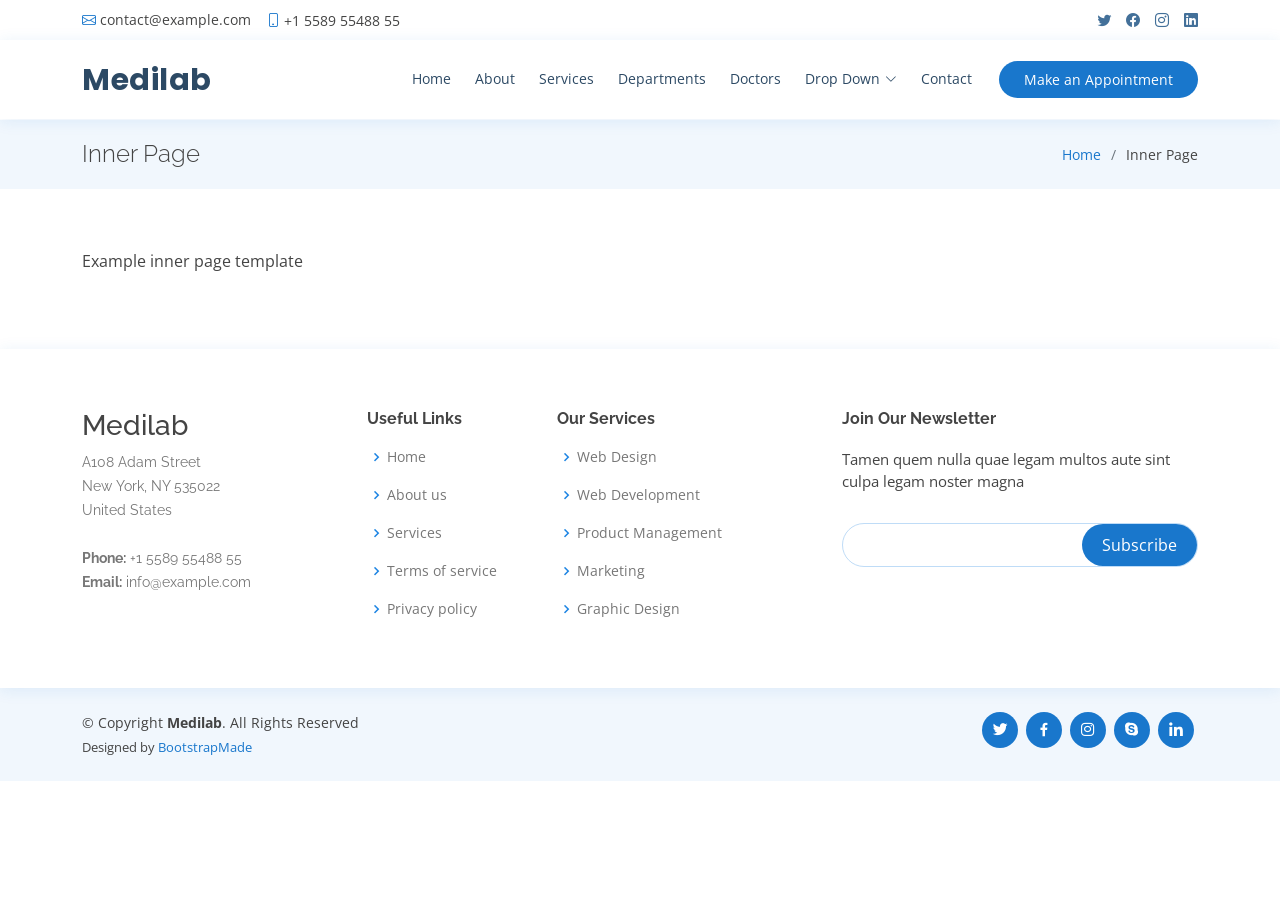
<file: inner-page.html>
<!DOCTYPE html>
<html lang="en">

<head>
  <meta charset="utf-8">
  <meta content="width=device-width, initial-scale=1.0" name="viewport">

  <title>Inner Page - Medilab Bootstrap Template</title>
  <meta content="" name="description">
  <meta content="" name="keywords">

  <!-- Favicons -->
  <link href="assets/img/favicon.png" rel="icon">
  <link href="assets/img/apple-touch-icon.png" rel="apple-touch-icon">

  <!-- Google Fonts -->
  <link href="https://fonts.googleapis.com/css?family=Open+Sans:300,300i,400,400i,600,600i,700,700i|Raleway:300,300i,400,400i,500,500i,600,600i,700,700i|Poppins:300,300i,400,400i,500,500i,600,600i,700,700i" rel="stylesheet">

  <!-- Vendor CSS Files -->
  <link href="assets/vendor/fontawesome-free/css/all.min.css" rel="stylesheet">
  <link href="assets/vendor/animate.css/animate.min.css" rel="stylesheet">
  <link href="assets/vendor/bootstrap/css/bootstrap.min.css" rel="stylesheet">
  <link href="assets/vendor/bootstrap-icons/bootstrap-icons.css" rel="stylesheet">
  <link href="assets/vendor/boxicons/css/boxicons.min.css" rel="stylesheet">
  <link href="assets/vendor/glightbox/css/glightbox.min.css" rel="stylesheet">
  <link href="assets/vendor/remixicon/remixicon.css" rel="stylesheet">
  <link href="assets/vendor/swiper/swiper-bundle.min.css" rel="stylesheet">

  <!-- Template Main CSS File -->
  <link href="assets/css/style.css" rel="stylesheet">

  <!-- =======================================================
  * Template Name: Medilab
  * Updated: Sep 18 2023 with Bootstrap v5.3.2
  * Template URL: https://bootstrapmade.com/medilab-free-medical-bootstrap-theme/
  * Author: BootstrapMade.com
  * License: https://bootstrapmade.com/license/
  ======================================================== -->
</head>

<body>

  <!-- ======= Top Bar ======= -->
  <div id="topbar" class="d-flex align-items-center fixed-top">
    <div class="container d-flex justify-content-between">
      <div class="contact-info d-flex align-items-center">
        <i class="bi bi-envelope"></i> <a href="mailto:contact@example.com">contact@example.com</a>
        <i class="bi bi-phone"></i> +1 5589 55488 55
      </div>
      <div class="d-none d-lg-flex social-links align-items-center">
        <a href="#" class="twitter"><i class="bi bi-twitter"></i></a>
        <a href="#" class="facebook"><i class="bi bi-facebook"></i></a>
        <a href="#" class="instagram"><i class="bi bi-instagram"></i></a>
        <a href="#" class="linkedin"><i class="bi bi-linkedin"></i></i></a>
      </div>
    </div>
  </div>

  <!-- ======= Header ======= -->
  <header id="header" class="fixed-top">
    <div class="container d-flex align-items-center">

      <h1 class="logo me-auto"><a href="index.html">Medilab</a></h1>
      <!-- Uncomment below if you prefer to use an image logo -->
      <!-- <a href="index.html" class="logo me-auto"><img src="assets/img/logo.png" alt="" class="img-fluid"></a>-->

      <nav id="navbar" class="navbar order-last order-lg-0">
        <ul>
          <li><a class="nav-link scrollto " href="#hero">Home</a></li>
          <li><a class="nav-link scrollto" href="#about">About</a></li>
          <li><a class="nav-link scrollto" href="#services">Services</a></li>
          <li><a class="nav-link scrollto" href="#departments">Departments</a></li>
          <li><a class="nav-link scrollto" href="#doctors">Doctors</a></li>
          <li class="dropdown"><a href="#"><span>Drop Down</span> <i class="bi bi-chevron-down"></i></a>
            <ul>
              <li><a href="#">Drop Down 1</a></li>
              <li class="dropdown"><a href="#"><span>Deep Drop Down</span> <i class="bi bi-chevron-right"></i></a>
                <ul>
                  <li><a href="#">Deep Drop Down 1</a></li>
                  <li><a href="#">Deep Drop Down 2</a></li>
                  <li><a href="#">Deep Drop Down 3</a></li>
                  <li><a href="#">Deep Drop Down 4</a></li>
                  <li><a href="#">Deep Drop Down 5</a></li>
                </ul>
              </li>
              <li><a href="#">Drop Down 2</a></li>
              <li><a href="#">Drop Down 3</a></li>
              <li><a href="#">Drop Down 4</a></li>
            </ul>
          </li>
          <li><a class="nav-link scrollto" href="#contact">Contact</a></li>
        </ul>
        <i class="bi bi-list mobile-nav-toggle"></i>
      </nav><!-- .navbar -->

      <a href="#appointment" class="appointment-btn scrollto"><span class="d-none d-md-inline">Make an</span> Appointment</a>

    </div>
  </header><!-- End Header -->

  <main id="main">

    <!-- ======= Breadcrumbs Section ======= -->
    <section class="breadcrumbs">
      <div class="container">

        <div class="d-flex justify-content-between align-items-center">
          <h2>Inner Page</h2>
          <ol>
            <li><a href="index.html">Home</a></li>
            <li>Inner Page</li>
          </ol>
        </div>

      </div>
    </section><!-- End Breadcrumbs Section -->

    <section class="inner-page">
      <div class="container">
        <p>
          Example inner page template
        </p>
      </div>
    </section>

  </main><!-- End #main -->

  <!-- ======= Footer ======= -->
  <footer id="footer">

    <div class="footer-top">
      <div class="container">
        <div class="row">

          <div class="col-lg-3 col-md-6 footer-contact">
            <h3>Medilab</h3>
            <p>
              A108 Adam Street <br>
              New York, NY 535022<br>
              United States <br><br>
              <strong>Phone:</strong> +1 5589 55488 55<br>
              <strong>Email:</strong> info@example.com<br>
            </p>
          </div>

          <div class="col-lg-2 col-md-6 footer-links">
            <h4>Useful Links</h4>
            <ul>
              <li><i class="bx bx-chevron-right"></i> <a href="#">Home</a></li>
              <li><i class="bx bx-chevron-right"></i> <a href="#">About us</a></li>
              <li><i class="bx bx-chevron-right"></i> <a href="#">Services</a></li>
              <li><i class="bx bx-chevron-right"></i> <a href="#">Terms of service</a></li>
              <li><i class="bx bx-chevron-right"></i> <a href="#">Privacy policy</a></li>
            </ul>
          </div>

          <div class="col-lg-3 col-md-6 footer-links">
            <h4>Our Services</h4>
            <ul>
              <li><i class="bx bx-chevron-right"></i> <a href="#">Web Design</a></li>
              <li><i class="bx bx-chevron-right"></i> <a href="#">Web Development</a></li>
              <li><i class="bx bx-chevron-right"></i> <a href="#">Product Management</a></li>
              <li><i class="bx bx-chevron-right"></i> <a href="#">Marketing</a></li>
              <li><i class="bx bx-chevron-right"></i> <a href="#">Graphic Design</a></li>
            </ul>
          </div>

          <div class="col-lg-4 col-md-6 footer-newsletter">
            <h4>Join Our Newsletter</h4>
            <p>Tamen quem nulla quae legam multos aute sint culpa legam noster magna</p>
            <form action="" method="post">
              <input type="email" name="email"><input type="submit" value="Subscribe">
            </form>
          </div>

        </div>
      </div>
    </div>

    <div class="container d-md-flex py-4">

      <div class="me-md-auto text-center text-md-start">
        <div class="copyright">
          &copy; Copyright <strong><span>Medilab</span></strong>. All Rights Reserved
        </div>
        <div class="credits">
          <!-- All the links in the footer should remain intact. -->
          <!-- You can delete the links only if you purchased the pro version. -->
          <!-- Licensing information: https://bootstrapmade.com/license/ -->
          <!-- Purchase the pro version with working PHP/AJAX contact form: https://bootstrapmade.com/medilab-free-medical-bootstrap-theme/ -->
          Designed by <a href="https://bootstrapmade.com/">BootstrapMade</a>
        </div>
      </div>
      <div class="social-links text-center text-md-right pt-3 pt-md-0">
        <a href="#" class="twitter"><i class="bx bxl-twitter"></i></a>
        <a href="#" class="facebook"><i class="bx bxl-facebook"></i></a>
        <a href="#" class="instagram"><i class="bx bxl-instagram"></i></a>
        <a href="#" class="google-plus"><i class="bx bxl-skype"></i></a>
        <a href="#" class="linkedin"><i class="bx bxl-linkedin"></i></a>
      </div>
    </div>
  </footer><!-- End Footer -->

  <div id="preloader"></div>
  <a href="#" class="back-to-top d-flex align-items-center justify-content-center"><i class="bi bi-arrow-up-short"></i></a>

  <!-- Vendor JS Files -->
  <script src="assets/vendor/purecounter/purecounter_vanilla.js"></script>
  <script src="assets/vendor/bootstrap/js/bootstrap.bundle.min.js"></script>
  <script src="assets/vendor/glightbox/js/glightbox.min.js"></script>
  <script src="assets/vendor/swiper/swiper-bundle.min.js"></script>
  <script src="assets/vendor/php-email-form/validate.js"></script>

  <!-- Template Main JS File -->
  <script src="assets/js/main.js"></script>

</body>

</html>
</file>
<file: Medilab/assets/css/style.css>
/**
* Template Name: Medilab
* Updated: Sep 18 2023 with Bootstrap v5.3.2
* Template URL: https://bootstrapmade.com/medilab-free-medical-bootstrap-theme/
* Author: BootstrapMade.com
* License: https://bootstrapmade.com/license/
*/

/*--------------------------------------------------------------
# General
--------------------------------------------------------------*/
body {
  font-family: "Open Sans", sans-serif;
  color: #444444;
}

a {
  color: #1977cc;
  text-decoration: none;
}

a:hover {
  color: #3291e6;
  text-decoration: none;
}

h1,
h2,
h3,
h4,
h5,
h6 {
  font-family: "Raleway", sans-serif;
}

/*--------------------------------------------------------------
# Preloader
--------------------------------------------------------------*/
#preloader {
  position: fixed;
  top: 0;
  left: 0;
  right: 0;
  bottom: 0;
  z-index: 9999;
  overflow: hidden;
  background: #fff;
}

#preloader:before {
  content: "";
  position: fixed;
  top: calc(50% - 30px);
  left: calc(50% - 30px);
  border: 6px solid #1977cc;
  border-top-color: #d1e6f9;
  border-radius: 50%;
  width: 60px;
  height: 60px;
  animation: animate-preloader 1s linear infinite;
}

@keyframes animate-preloader {
  0% {
    transform: rotate(0deg);
  }

  100% {
    transform: rotate(360deg);
  }
}

/*--------------------------------------------------------------
# Back to top button
--------------------------------------------------------------*/
.back-to-top {
  position: fixed;
  visibility: hidden;
  opacity: 0;
  right: 15px;
  bottom: 15px;
  z-index: 996;
  background: #1977cc;
  width: 40px;
  height: 40px;
  border-radius: 4px;
  transition: all 0.4s;
}

.back-to-top i {
  font-size: 28px;
  color: #fff;
  line-height: 0;
}

.back-to-top:hover {
  background: #298ce5;
  color: #fff;
}

.back-to-top.active {
  visibility: visible;
  opacity: 1;
}

.datepicker-dropdown {
  padding: 20px !important;
}

/*--------------------------------------------------------------
# Top Bar
--------------------------------------------------------------*/
#topbar {
  background: #fff;
  height: 40px;
  font-size: 14px;
  transition: all 0.5s;
  z-index: 996;
}

#topbar.topbar-scrolled {
  top: -40px;
}

#topbar .contact-info a {
  line-height: 1;
  color: #444444;
  transition: 0.3s;
}

#topbar .contact-info a:hover {
  color: #1977cc;
}

#topbar .contact-info i {
  color: #1977cc;
  padding-right: 4px;
  margin-left: 15px;
  line-height: 0;
}

#topbar .contact-info i:first-child {
  margin-left: 0;
}

#topbar .social-links a {
  color: #437099;
  padding-left: 15px;
  display: inline-block;
  line-height: 1px;
  transition: 0.3s;
}

#topbar .social-links a:hover {
  color: #1977cc;
}

#topbar .social-links a:first-child {
  border-left: 0;
}

/*--------------------------------------------------------------
# Header
--------------------------------------------------------------*/
#header {
  background: #fff;
  transition: all 0.5s;
  z-index: 997;
  padding: 15px 0;
  top: 40px;
  box-shadow: 0px 2px 15px rgba(25, 119, 204, 0.1);
}

#header.header-scrolled {
  top: 0;
}

#header .logo {
  font-size: 30px;
  margin: 0;
  padding: 0;
  line-height: 1;
  font-weight: 700;
  letter-spacing: 0.5px;
  font-family: "Poppins", sans-serif;
}

#header .logo a {
  color: #2c4964;
}

#header .logo img {
  max-height: 40px;
}

/**
* Appointment Button *
*/
.appointment-btn {
  margin-left: 25px;
  background: #1977cc;
  color: #fff;
  border-radius: 50px;
  padding: 8px 25px;
  white-space: nowrap;
  transition: 0.3s;
  font-size: 14px;
  display: inline-block;
}

.appointment-btn:hover {
  background: #166ab5;
  color: #fff;
}

@media (max-width: 768px) {
  .appointment-btn {
    margin: 0 15px 0 0;
    padding: 6px 18px;
  }
}

/*--------------------------------------------------------------
# Navigation Menu
--------------------------------------------------------------*/
/**
* Desktop Navigation 
*/
.navbar {
  padding: 0;
}

.navbar ul {
  margin: 0;
  padding: 0;
  display: flex;
  list-style: none;
  align-items: center;
}

.navbar li {
  position: relative;
}

.navbar>ul>li {
  position: relative;
  white-space: nowrap;
  padding: 8px 0 8px 20px;
}

.navbar a,
.navbar a:focus {
  display: flex;
  align-items: center;
  justify-content: space-between;
  font-size: 14px;
  color: #2c4964;
  white-space: nowrap;
  transition: 0.3s;
  border-bottom: 2px solid #fff;
  padding: 5px 2px;
}

.navbar a i,
.navbar a:focus i {
  font-size: 12px;
  line-height: 0;
  margin-left: 5px;
}

.navbar a:hover,
.navbar .active,
.navbar .active:focus,
.navbar li:hover>a {
  color: #1977cc;
  border-color: #1977cc;
}

.navbar .dropdown ul {
  display: block;
  position: absolute;
  left: 20px;
  top: calc(100% + 30px);
  margin: 0;
  padding: 10px 0;
  z-index: 99;
  opacity: 0;
  visibility: hidden;
  background: #fff;
  box-shadow: 0px 0px 30px rgba(127, 137, 161, 0.25);
  transition: 0.3s;
}

.navbar .dropdown ul li {
  min-width: 200px;
}

.navbar .dropdown ul a {
  padding: 10px 20px;
  font-size: 14px;
  font-weight: 500;
  text-transform: none;
  color: #082744;
  border: none;
}

.navbar .dropdown ul a i {
  font-size: 12px;
}

.navbar .dropdown ul a:hover,
.navbar .dropdown ul .active:hover,
.navbar .dropdown ul li:hover>a {
  color: #1977cc;
}

.navbar .dropdown:hover>ul {
  opacity: 1;
  top: 100%;
  visibility: visible;
}

.navbar .dropdown .dropdown ul {
  top: 0;
  left: calc(100% - 30px);
  visibility: hidden;
}

.navbar .dropdown .dropdown:hover>ul {
  opacity: 1;
  top: 0;
  left: 100%;
  visibility: visible;
}

@media (max-width: 1366px) {
  .navbar .dropdown .dropdown ul {
    left: -90%;
  }

  .navbar .dropdown .dropdown:hover>ul {
    left: -100%;
  }
}

/**
* Mobile Navigation 
*/
.mobile-nav-toggle {
  color: #2c4964;
  font-size: 28px;
  cursor: pointer;
  display: none;
  line-height: 0;
  transition: 0.5s;
}

.mobile-nav-toggle.bi-x {
  color: #fff;
}

@media (max-width: 991px) {
  .mobile-nav-toggle {
    display: block;
  }

  .navbar ul {
    display: none;
  }
}

.navbar-mobile {
  position: fixed;
  overflow: hidden;
  top: 0;
  right: 0;
  left: 0;
  bottom: 0;
  background: rgba(28, 47, 65, 0.9);
  transition: 0.3s;
  z-index: 999;
}

.navbar-mobile .mobile-nav-toggle {
  position: absolute;
  top: 15px;
  right: 15px;
}

.navbar-mobile ul {
  display: block;
  position: absolute;
  top: 55px;
  right: 15px;
  bottom: 15px;
  left: 15px;
  padding: 10px 0;
  background-color: #fff;
  overflow-y: auto;
  transition: 0.3s;
}

.navbar-mobile>ul>li {
  padding: 0;
}

.navbar-mobile a,
.navbar-mobile a:focus {
  padding: 10px 20px;
  font-size: 15px;
  color: #2c4964;
  border: none;
}

.navbar-mobile a:hover,
.navbar-mobile .active,
.navbar-mobile li:hover>a {
  color: #1977cc;
}

.navbar-mobile .getstarted,
.navbar-mobile .getstarted:focus {
  margin: 15px;
}

.navbar-mobile .dropdown ul {
  position: static;
  display: none;
  margin: 10px 20px;
  padding: 10px 0;
  z-index: 99;
  opacity: 1;
  visibility: visible;
  background: #fff;
  box-shadow: 0px 0px 30px rgba(127, 137, 161, 0.25);
}

.navbar-mobile .dropdown ul li {
  min-width: 200px;
}

.navbar-mobile .dropdown ul a {
  padding: 10px 20px;
}

.navbar-mobile .dropdown ul a i {
  font-size: 12px;
}

.navbar-mobile .dropdown ul a:hover,
.navbar-mobile .dropdown ul .active:hover,
.navbar-mobile .dropdown ul li:hover>a {
  color: #1977cc;
}

.navbar-mobile .dropdown>.dropdown-active {
  display: block;
}

/*--------------------------------------------------------------
# Hero Section
--------------------------------------------------------------*/
#hero {
  width: 100%;
  height: 90vh;
  background: url("../img/hero-bg.jpg") top center;
  background-size: cover;
  margin-bottom: -200px;
}

#hero .container {
  position: relative;
}

#hero h1 {
  margin: 0;
  font-size: 48px;
  font-weight: 700;
  line-height: 56px;
  text-transform: uppercase;
  color: #2c4964;
}

#hero h2 {
  color: #2c4964;
  margin: 10px 0 0 0;
  font-size: 24px;
}

#hero .btn-get-started {
  font-family: "Raleway", sans-serif;
  text-transform: uppercase;
  font-weight: 500;
  font-size: 14px;
  letter-spacing: 1px;
  display: inline-block;
  padding: 12px 35px;
  margin-top: 30px;
  border-radius: 50px;
  transition: 0.5s;
  color: #fff;
  background: #1977cc;
}

#hero .btn-get-started:hover {
  background: #3291e6;
}

@media (min-width: 1024px) {
  #hero {
    background-attachment: fixed;
  }
}

@media (max-width: 992px) {
  #hero {
    margin-bottom: 0;
    height: 100vh;
  }

  #hero .container {
    padding-bottom: 63px;
  }

  #hero h1 {
    font-size: 28px;
    line-height: 36px;
  }

  #hero h2 {
    font-size: 18px;
    line-height: 24px;
    margin-bottom: 30px;
  }
}

@media (max-height: 600px) {
  #hero {
    height: 110vh;
  }
}

/*--------------------------------------------------------------
# Sections General
--------------------------------------------------------------*/
section {
  padding: 60px 0;
  overflow: hidden;
}

.section-bg {
  background-color: #f1f7fd;
}

.section-title {
  text-align: center;
  padding-bottom: 30px;
}

.section-title h2 {
  font-size: 32px;
  font-weight: bold;
  margin-bottom: 20px;
  padding-bottom: 20px;
  position: relative;
  color: #2c4964;
}

.section-title h2::before {
  content: "";
  position: absolute;
  display: block;
  width: 120px;
  height: 1px;
  background: #ddd;
  bottom: 1px;
  left: calc(50% - 60px);
}

.section-title h2::after {
  content: "";
  position: absolute;
  display: block;
  width: 40px;
  height: 3px;
  background: #1977cc;
  bottom: 0;
  left: calc(50% - 20px);
}

.section-title p {
  margin-bottom: 0;
}

/*--------------------------------------------------------------
# Breadcrumbs
--------------------------------------------------------------*/
.breadcrumbs {
  padding: 20px 0;
  background-color: #f1f7fd;
  min-height: 40px;
  margin-top: 120px;
}

@media (max-width: 992px) {
  .breadcrumbs {
    margin-top: 100px;
  }
}

.breadcrumbs h2 {
  font-size: 24px;
  font-weight: 300;
  margin: 0;
}

@media (max-width: 992px) {
  .breadcrumbs h2 {
    margin: 0 0 10px 0;
  }
}

.breadcrumbs ol {
  display: flex;
  flex-wrap: wrap;
  list-style: none;
  padding: 0;
  margin: 0;
  font-size: 14px;
}

.breadcrumbs ol li+li {
  padding-left: 10px;
}

.breadcrumbs ol li+li::before {
  display: inline-block;
  padding-right: 10px;
  color: #6c757d;
  content: "/";
}

@media (max-width: 768px) {
  .breadcrumbs .d-flex {
    display: block !important;
  }

  .breadcrumbs ol {
    display: block;
  }

  .breadcrumbs ol li {
    display: inline-block;
  }
}

/*--------------------------------------------------------------
# Why Us
--------------------------------------------------------------*/
.why-us .content {
  padding: 30px;
  background: #1977cc;
  border-radius: 4px;
  color: #fff;
}

.why-us .content h3 {
  font-weight: 700;
  font-size: 34px;
  margin-bottom: 30px;
}

.why-us .content p {
  margin-bottom: 30px;
}

.why-us .content .more-btn {
  display: inline-block;
  background: rgba(255, 255, 255, 0.2);
  padding: 6px 30px 8px 30px;
  color: #fff;
  border-radius: 50px;
  transition: all ease-in-out 0.4s;
}

.why-us .content .more-btn i {
  font-size: 14px;
}

.why-us .content .more-btn:hover {
  color: #1977cc;
  background: #fff;
}

.why-us .icon-boxes .icon-box {
  text-align: center;
  border-radius: 10px;
  background: #fff;
  box-shadow: 0px 2px 15px rgba(0, 0, 0, 0.1);
  padding: 40px 30px;
  width: 100%;
}

.why-us .icon-boxes .icon-box i {
  font-size: 40px;
  color: #1977cc;
  margin-bottom: 30px;
}

.why-us .icon-boxes .icon-box h4 {
  font-size: 20px;
  font-weight: 700;
  margin: 0 0 30px 0;
}

.why-us .icon-boxes .icon-box p {
  font-size: 15px;
  color: #848484;
}

/*--------------------------------------------------------------
# About
--------------------------------------------------------------*/
.about .icon-boxes h4 {
  font-size: 18px;
  color: #4b7dab;
  margin-bottom: 15px;
}

.about .icon-boxes h3 {
  font-size: 28px;
  font-weight: 700;
  color: #2c4964;
  margin-bottom: 15px;
}

.about .icon-box {
  margin-top: 40px;
}

.about .icon-box .icon {
  float: left;
  display: flex;
  align-items: center;
  justify-content: center;
  width: 64px;
  height: 64px;
  border: 2px solid #8dc2f1;
  border-radius: 50px;
  transition: 0.5s;
}

.about .icon-box .icon i {
  color: #1977cc;
  font-size: 32px;
}

.about .icon-box:hover .icon {
  background: #1977cc;
  border-color: #1977cc;
}

.about .icon-box:hover .icon i {
  color: #fff;
}

.about .icon-box .title {
  margin-left: 85px;
  font-weight: 700;
  margin-bottom: 10px;
  font-size: 18px;
}

.about .icon-box .title a {
  color: #343a40;
  transition: 0.3s;
}

.about .icon-box .title a:hover {
  color: #1977cc;
}

.about .icon-box .description {
  margin-left: 85px;
  line-height: 24px;
  font-size: 14px;
}

.about .video-box {
  background: url("../img/about.jpg") center center no-repeat;
  background-size: cover;
  min-height: 500px;
}

.about .play-btn {
  width: 94px;
  height: 94px;
  background: radial-gradient(#1977cc 50%, rgba(25, 119, 204, 0.4) 52%);
  border-radius: 50%;
  display: block;
  position: absolute;
  left: calc(50% - 47px);
  top: calc(50% - 47px);
  overflow: hidden;
}

.about .play-btn::after {
  content: "";
  position: absolute;
  left: 50%;
  top: 50%;
  transform: translateX(-40%) translateY(-50%);
  width: 0;
  height: 0;
  border-top: 10px solid transparent;
  border-bottom: 10px solid transparent;
  border-left: 15px solid #fff;
  z-index: 100;
  transition: all 400ms cubic-bezier(0.55, 0.055, 0.675, 0.19);
}

.about .play-btn::before {
  content: "";
  position: absolute;
  width: 120px;
  height: 120px;
  animation-delay: 0s;
  animation: pulsate-btn 2s;
  animation-direction: forwards;
  animation-iteration-count: infinite;
  animation-timing-function: steps;
  opacity: 1;
  border-radius: 50%;
  border: 5px solid rgba(25, 119, 204, 0.7);
  top: -15%;
  left: -15%;
  background: rgba(198, 16, 0, 0);
}

.about .play-btn:hover::after {
  border-left: 15px solid #1977cc;
  transform: scale(20);
}

.about .play-btn:hover::before {
  content: "";
  position: absolute;
  left: 50%;
  top: 50%;
  transform: translateX(-40%) translateY(-50%);
  width: 0;
  height: 0;
  border: none;
  border-top: 10px solid transparent;
  border-bottom: 10px solid transparent;
  border-left: 15px solid #fff;
  z-index: 200;
  animation: none;
  border-radius: 0;
}

@keyframes pulsate-btn {
  0% {
    transform: scale(0.6, 0.6);
    opacity: 1;
  }

  100% {
    transform: scale(1, 1);
    opacity: 0;
  }
}

/*--------------------------------------------------------------
# Counts
--------------------------------------------------------------*/
.counts {
  background: #f1f7fd;
  padding: 70px 0 60px;
}

.counts .count-box {
  padding: 30px 30px 25px 30px;
  width: 100%;
  position: relative;
  text-align: center;
  background: #fff;
}

.counts .count-box i {
  position: absolute;
  top: -25px;
  left: 50%;
  transform: translateX(-50%);
  font-size: 20px;
  background: #1977cc;
  color: #fff;
  border-radius: 50px;
  display: inline-flex;
  align-items: center;
  justify-content: center;
  width: 48px;
  height: 48px;
}

.counts .count-box span {
  font-size: 36px;
  display: block;
  font-weight: 600;
  color: #082744;
}

.counts .count-box p {
  padding: 0;
  margin: 0;
  font-family: "Raleway", sans-serif;
  font-size: 14px;
}

/*--------------------------------------------------------------
# Services
--------------------------------------------------------------*/
.services .icon-box {
  text-align: center;
  border: 1px solid #d5e1ed;
  padding: 80px 20px;
  transition: all ease-in-out 0.3s;
}

.services .icon-box .icon {
  margin: 0 auto;
  width: 64px;
  height: 64px;
  background: #1977cc;
  border-radius: 5px;
  transition: all 0.3s ease-out 0s;
  display: flex;
  align-items: center;
  justify-content: center;
  margin-bottom: 20px;
  transform-style: preserve-3d;
  position: relative;
  z-index: 2;
}

.services .icon-box .icon i {
  color: #fff;
  font-size: 28px;
  transition: ease-in-out 0.3s;
}

.services .icon-box .icon::before {
  position: absolute;
  content: "";
  left: -8px;
  top: -8px;
  height: 100%;
  width: 100%;
  background: rgba(25, 119, 204, 0.2);
  border-radius: 5px;
  transition: all 0.3s ease-out 0s;
  transform: translateZ(-1px);
  z-index: -1;
}

.services .icon-box h4 {
  font-weight: 700;
  margin-bottom: 15px;
  font-size: 24px;
}

.services .icon-box h4 a {
  color: #2c4964;
}

.services .icon-box p {
  line-height: 24px;
  font-size: 14px;
  margin-bottom: 0;
}

.services .icon-box:hover {
  background: #1977cc;
  border-color: #1977cc;
}

.services .icon-box:hover .icon {
  background: #fff;
}

.services .icon-box:hover .icon i {
  color: #1977cc;
}

.services .icon-box:hover .icon::before {
  background: rgba(255, 255, 255, 0.3);
}

.services .icon-box:hover h4 a,
.services .icon-box:hover p {
  color: #fff;
}

/*--------------------------------------------------------------
# Appointments
--------------------------------------------------------------*/
.appointment .php-email-form {
  width: 100%;
}

.appointment .php-email-form .form-group {
  padding-bottom: 8px;
}

.appointment .php-email-form .validate {
  display: none;
  color: red;
  margin: 0 0 15px 0;
  font-weight: 400;
  font-size: 13px;
}

.appointment .php-email-form .error-message {
  display: none;
  color: #fff;
  background: #ed3c0d;
  text-align: left;
  padding: 15px;
  font-weight: 600;
}

.appointment .php-email-form .error-message br+br {
  margin-top: 25px;
}

.appointment .php-email-form .sent-message {
  display: none;
  color: #fff;
  background: #18d26e;
  text-align: center;
  padding: 15px;
  font-weight: 600;
}

.appointment .php-email-form .loading {
  display: none;
  background: #fff;
  text-align: center;
  padding: 15px;
}

.appointment .php-email-form .loading:before {
  content: "";
  display: inline-block;
  border-radius: 50%;
  width: 24px;
  height: 24px;
  margin: 0 10px -6px 0;
  border: 3px solid #18d26e;
  border-top-color: #eee;
  animation: animate-loading 1s linear infinite;
}

.appointment .php-email-form input,
.appointment .php-email-form textarea,
.appointment .php-email-form select {
  border-radius: 0;
  box-shadow: none;
  font-size: 14px;
  padding: 10px !important;
}

.appointment .php-email-form input:focus,
.appointment .php-email-form textarea:focus,
.appointment .php-email-form select:focus {
  border-color: #1977cc;
}

.appointment .php-email-form input,
.appointment .php-email-form select {
  height: 44px;
}

.appointment .php-email-form textarea {
  padding: 10px 12px;
}

.appointment .php-email-form button[type=submit] {
  background: #1977cc;
  border: 0;
  padding: 10px 35px;
  color: #fff;
  transition: 0.4s;
  border-radius: 50px;
}

.appointment .php-email-form button[type=submit]:hover {
  background: #1c84e3;
}

/*--------------------------------------------------------------
# Departments
--------------------------------------------------------------*/
.departments {
  overflow: hidden;
}

.departments .nav-tabs {
  border: 0;
}

.departments .nav-link {
  border: 0;
  padding: 12px 15px 12px 0;
  transition: 0.3s;
  color: #2c4964;
  border-radius: 0;
  border-right: 2px solid #ebf1f6;
  font-weight: 600;
  font-size: 15px;
}

.departments .nav-link:hover {
  color: #1977cc;
}

.departments .nav-link.active {
  color: #1977cc;
  border-color: #1977cc;
}

.departments .tab-pane.active {
  animation: fadeIn 0.5s ease-out;
}

.departments .details h3 {
  font-size: 26px;
  font-weight: 600;
  margin-bottom: 20px;
  color: #2c4964;
}

.departments .details p {
  color: #777777;
}

.departments .details p:last-child {
  margin-bottom: 0;
}

@media (max-width: 992px) {
  .departments .nav-link {
    border: 0;
    padding: 15px;
  }

  .departments .nav-link.active {
    color: #fff;
    background: #1977cc;
  }
}

/*--------------------------------------------------------------
# Doctors
--------------------------------------------------------------*/
.doctors {
  background: #fff;
}

.doctors .member {
  position: relative;
  box-shadow: 0px 2px 15px rgba(44, 73, 100, 0.08);
  padding: 30px;
  border-radius: 10px;
}

.doctors .member .pic {
  overflow: hidden;
  width: 180px;
  border-radius: 50%;
}

.doctors .member .pic img {
  transition: ease-in-out 0.3s;
}

.doctors .member:hover img {
  transform: scale(1.1);
}

.doctors .member .member-info {
  padding-left: 30px;
}

.doctors .member h4 {
  font-weight: 700;
  margin-bottom: 5px;
  font-size: 20px;
  color: #2c4964;
}

.doctors .member span {
  display: block;
  font-size: 15px;
  padding-bottom: 10px;
  position: relative;
  font-weight: 500;
}

.doctors .member span::after {
  content: "";
  position: absolute;
  display: block;
  width: 50px;
  height: 1px;
  background: #b2c8dd;
  bottom: 0;
  left: 0;
}

.doctors .member p {
  margin: 10px 0 0 0;
  font-size: 14px;
}

.doctors .member .social {
  margin-top: 12px;
  display: flex;
  align-items: center;
  justify-content: flex-start;
}

.doctors .member .social a {
  transition: ease-in-out 0.3s;
  display: flex;
  align-items: center;
  justify-content: center;
  border-radius: 50px;
  width: 32px;
  height: 32px;
  background: #a0bcd5;
}

.doctors .member .social a i {
  color: #fff;
  font-size: 16px;
  margin: 0 2px;
}

.doctors .member .social a:hover {
  background: #1977cc;
}

.doctors .member .social a+a {
  margin-left: 8px;
}

/*--------------------------------------------------------------
# Frequently Asked Questions
--------------------------------------------------------------*/
.faq .faq-list {
  padding: 0 100px;
}

.faq .faq-list ul {
  padding: 0;
  list-style: none;
}

.faq .faq-list li+li {
  margin-top: 15px;
}

.faq .faq-list li {
  padding: 20px;
  background: #fff;
  border-radius: 4px;
  position: relative;
}

.faq .faq-list a {
  display: block;
  position: relative;
  font-family: "Poppins", sans-serif;
  font-size: 16px;
  line-height: 24px;
  font-weight: 500;
  padding: 0 30px;
  outline: none;
  cursor: pointer;
}

.faq .faq-list .icon-help {
  font-size: 24px;
  position: absolute;
  right: 0;
  left: 20px;
  color: #76b5ee;
}

.faq .faq-list .icon-show,
.faq .faq-list .icon-close {
  font-size: 24px;
  position: absolute;
  right: 0;
  top: 0;
}

.faq .faq-list p {
  margin-bottom: 0;
  padding: 10px 0 0 0;
}

.faq .faq-list .icon-show {
  display: none;
}

.faq .faq-list a.collapsed {
  color: #343a40;
}

.faq .faq-list a.collapsed:hover {
  color: #1977cc;
}

.faq .faq-list a.collapsed .icon-show {
  display: inline-block;
}

.faq .faq-list a.collapsed .icon-close {
  display: none;
}

@media (max-width: 1200px) {
  .faq .faq-list {
    padding: 0;
  }
}

/*--------------------------------------------------------------
# Testimonials
--------------------------------------------------------------*/
.testimonials .testimonial-wrap {
  padding-left: 50px;
}

.testimonials .testimonials-carousel,
.testimonials .testimonials-slider {
  overflow: hidden;
}

.testimonials .testimonial-item {
  box-sizing: content-box;
  padding: 30px 30px 30px 60px;
  margin: 30px 15px;
  min-height: 200px;
  box-shadow: 0px 2px 12px rgba(44, 73, 100, 0.08);
  position: relative;
  background: #fff;
}

.testimonials .testimonial-item .testimonial-img {
  width: 90px;
  border-radius: 10px;
  border: 6px solid #fff;
  position: absolute;
  left: -45px;
}

.testimonials .testimonial-item h3 {
  font-size: 18px;
  font-weight: bold;
  margin: 10px 0 5px 0;
  color: #111;
}

.testimonials .testimonial-item h4 {
  font-size: 14px;
  color: #999;
  margin: 0;
}

.testimonials .testimonial-item .quote-icon-left,
.testimonials .testimonial-item .quote-icon-right {
  color: #badaf7;
  font-size: 26px;
}

.testimonials .testimonial-item .quote-icon-left {
  display: inline-block;
  left: -5px;
  position: relative;
}

.testimonials .testimonial-item .quote-icon-right {
  display: inline-block;
  right: -5px;
  position: relative;
  top: 10px;
}

.testimonials .testimonial-item p {
  font-style: italic;
  margin: 15px auto 15px auto;
}

.testimonials .swiper-pagination {
  margin-top: 20px;
  position: relative;
}

.testimonials .swiper-pagination .swiper-pagination-bullet {
  width: 12px;
  height: 12px;
  background-color: #fff;
  opacity: 1;
  border: 1px solid #1977cc;
}

.testimonials .swiper-pagination .swiper-pagination-bullet-active {
  background-color: #1977cc;
}

@media (max-width: 767px) {
  .testimonials .testimonial-wrap {
    padding-left: 0;
  }

  .testimonials .testimonials-carousel,
  .testimonials .testimonials-slider {
    overflow: hidden;
  }

  .testimonials .testimonial-item {
    padding: 30px;
    margin: 15px;
  }

  .testimonials .testimonial-item .testimonial-img {
    position: static;
    left: auto;
  }
}

/*--------------------------------------------------------------
# Gallery
--------------------------------------------------------------*/
.gallery .gallery-item {
  overflow: hidden;
  border-right: 3px solid #fff;
  border-bottom: 3px solid #fff;
}

.gallery .gallery-item img {
  transition: all ease-in-out 0.4s;
}

.gallery .gallery-item:hover img {
  transform: scale(1.1);
}

/*--------------------------------------------------------------
# Contact
--------------------------------------------------------------*/
.contact .info {
  width: 100%;
  background: #fff;
}

.contact .info i {
  font-size: 20px;
  color: #1977cc;
  float: left;
  width: 44px;
  height: 44px;
  background: #d6e9fa;
  display: flex;
  justify-content: center;
  align-items: center;
  border-radius: 50px;
  transition: all 0.3s ease-in-out;
}

.contact .info h4 {
  padding: 0 0 0 60px;
  font-size: 22px;
  font-weight: 600;
  margin-bottom: 5px;
  color: #2c4964;
}

.contact .info p {
  padding: 0 0 0 60px;
  margin-bottom: 0;
  font-size: 14px;
  color: #4b7dab;
}

.contact .info .email,
.contact .info .phone {
  margin-top: 40px;
}

.contact .info .email:hover i,
.contact .info .address:hover i,
.contact .info .phone:hover i {
  background: #1977cc;
  color: #fff;
}

.contact .php-email-form {
  width: 100%;
  background: #fff;
}

.contact .php-email-form .form-group {
  padding-bottom: 8px;
}

.contact .php-email-form .error-message {
  display: none;
  color: #fff;
  background: #ed3c0d;
  text-align: left;
  padding: 15px;
  font-weight: 600;
}

.contact .php-email-form .error-message br+br {
  margin-top: 25px;
}

.contact .php-email-form .sent-message {
  display: none;
  color: #fff;
  background: #18d26e;
  text-align: center;
  padding: 15px;
  font-weight: 600;
}

.contact .php-email-form .loading {
  display: none;
  background: #fff;
  text-align: center;
  padding: 15px;
}

.contact .php-email-form .loading:before {
  content: "";
  display: inline-block;
  border-radius: 50%;
  width: 24px;
  height: 24px;
  margin: 0 10px -6px 0;
  border: 3px solid #18d26e;
  border-top-color: #eee;
  animation: animate-loading 1s linear infinite;
}

.contact .php-email-form input,
.contact .php-email-form textarea {
  border-radius: 0;
  box-shadow: none;
  font-size: 14px;
}

.contact .php-email-form input {
  height: 44px;
}

.contact .php-email-form textarea {
  padding: 10px 12px;
}

.contact .php-email-form button[type=submit] {
  background: #1977cc;
  border: 0;
  padding: 10px 35px;
  color: #fff;
  transition: 0.4s;
  border-radius: 50px;
}

.contact .php-email-form button[type=submit]:hover {
  background: #1c84e3;
}

@keyframes animate-loading {
  0% {
    transform: rotate(0deg);
  }

  100% {
    transform: rotate(360deg);
  }
}

/*--------------------------------------------------------------
# Footer
--------------------------------------------------------------*/
#footer {
  color: #444444;
  font-size: 14px;
  background: #f1f7fd;
}

#footer .footer-top {
  padding: 60px 0 30px 0;
  background: #fff;
  box-shadow: 0px 2px 15px rgba(25, 119, 204, 0.1);
}

#footer .footer-top .footer-contact {
  margin-bottom: 30px;
}

#footer .footer-top .footer-contact h4 {
  font-size: 22px;
  margin: 0 0 30px 0;
  padding: 2px 0 2px 0;
  line-height: 1;
  font-weight: 700;
}

#footer .footer-top .footer-contact p {
  font-size: 14px;
  line-height: 24px;
  margin-bottom: 0;
  font-family: "Raleway", sans-serif;
  color: #777777;
}

#footer .footer-top h4 {
  font-size: 16px;
  font-weight: bold;
  color: #444444;
  position: relative;
  padding-bottom: 12px;
}

#footer .footer-top .footer-links {
  margin-bottom: 30px;
}

#footer .footer-top .footer-links ul {
  list-style: none;
  padding: 0;
  margin: 0;
}

#footer .footer-top .footer-links ul i {
  padding-right: 2px;
  color: #1c84e3;
  font-size: 18px;
  line-height: 1;
}

#footer .footer-top .footer-links ul li {
  padding: 10px 0;
  display: flex;
  align-items: center;
}

#footer .footer-top .footer-links ul li:first-child {
  padding-top: 0;
}

#footer .footer-top .footer-links ul a {
  color: #777777;
  transition: 0.3s;
  display: inline-block;
  line-height: 1;
}

#footer .footer-top .footer-links ul a:hover {
  text-decoration: none;
  color: #1977cc;
}

#footer .footer-newsletter {
  font-size: 15px;
}

#footer .footer-newsletter h4 {
  font-size: 16px;
  font-weight: bold;
  color: #444444;
  position: relative;
  padding-bottom: 12px;
}

#footer .footer-newsletter form {
  margin-top: 30px;
  background: #fff;
  padding: 6px 10px;
  position: relative;
  border-radius: 50px;
  text-align: left;
  border: 1px solid #bfdcf7;
}

#footer .footer-newsletter form input[type=email] {
  border: 0;
  padding: 4px 8px;
  width: calc(100% - 100px);
}

#footer .footer-newsletter form input[type=submit] {
  position: absolute;
  top: 0;
  right: 0;
  bottom: 0;
  border: 0;
  background: none;
  font-size: 16px;
  padding: 0 20px;
  background: #1977cc;
  color: #fff;
  transition: 0.3s;
  border-radius: 50px;
}

#footer .footer-newsletter form input[type=submit]:hover {
  background: #1c84e3;
}

#footer .credits {
  padding-top: 5px;
  font-size: 13px;
  color: #444444;
}

#footer .social-links a {
  font-size: 18px;
  display: inline-block;
  background: #1977cc;
  color: #fff;
  line-height: 1;
  padding: 8px 0;
  margin-right: 4px;
  border-radius: 50%;
  text-align: center;
  width: 36px;
  height: 36px;
  transition: 0.3s;
}

#footer .social-links a:hover {
  background: #1c84e3;
  color: #fff;
  text-decoration: none;
}
</file>
<file: assets/css/style.css>
/**
* Template Name: Medilab
* Updated: Sep 18 2023 with Bootstrap v5.3.2
* Template URL: https://bootstrapmade.com/medilab-free-medical-bootstrap-theme/
* Author: BootstrapMade.com
* License: https://bootstrapmade.com/license/
*/

/*--------------------------------------------------------------
# General
--------------------------------------------------------------*/
body {
  font-family: "Open Sans", sans-serif;
  color: #444444;
}

a {
  color: #1977cc;
  text-decoration: none;
}

a:hover {
  color: #3291e6;
  text-decoration: none;
}

h1,
h2,
h3,
h4,
h5,
h6 {
  font-family: "Raleway", sans-serif;
}

/*--------------------------------------------------------------
# Preloader
--------------------------------------------------------------*/
#preloader {
  position: fixed;
  top: 0;
  left: 0;
  right: 0;
  bottom: 0;
  z-index: 9999;
  overflow: hidden;
  background: #fff;
}

#preloader:before {
  content: "";
  position: fixed;
  top: calc(50% - 30px);
  left: calc(50% - 30px);
  border: 6px solid #1977cc;
  border-top-color: #d1e6f9;
  border-radius: 50%;
  width: 60px;
  height: 60px;
  animation: animate-preloader 1s linear infinite;
}

@keyframes animate-preloader {
  0% {
    transform: rotate(0deg);
  }

  100% {
    transform: rotate(360deg);
  }
}

/*--------------------------------------------------------------
# Back to top button
--------------------------------------------------------------*/
.back-to-top {
  position: fixed;
  visibility: hidden;
  opacity: 0;
  right: 15px;
  bottom: 15px;
  z-index: 996;
  background: #1977cc;
  width: 40px;
  height: 40px;
  border-radius: 4px;
  transition: all 0.4s;
}

.back-to-top i {
  font-size: 28px;
  color: #fff;
  line-height: 0;
}

.back-to-top:hover {
  background: #298ce5;
  color: #fff;
}

.back-to-top.active {
  visibility: visible;
  opacity: 1;
}

.datepicker-dropdown {
  padding: 20px !important;
}

/*--------------------------------------------------------------
# Top Bar
--------------------------------------------------------------*/
#topbar {
  background: #fff;
  height: 40px;
  font-size: 14px;
  transition: all 0.5s;
  z-index: 996;
}

#topbar.topbar-scrolled {
  top: -40px;
}

#topbar .contact-info a {
  line-height: 1;
  color: #444444;
  transition: 0.3s;
}

#topbar .contact-info a:hover {
  color: #1977cc;
}

#topbar .contact-info i {
  color: #1977cc;
  padding-right: 4px;
  margin-left: 15px;
  line-height: 0;
}

#topbar .contact-info i:first-child {
  margin-left: 0;
}

#topbar .social-links a {
  color: #437099;
  padding-left: 15px;
  display: inline-block;
  line-height: 1px;
  transition: 0.3s;
}

#topbar .social-links a:hover {
  color: #1977cc;
}

#topbar .social-links a:first-child {
  border-left: 0;
}

/*--------------------------------------------------------------
# Header
--------------------------------------------------------------*/
#header {
  background: #fff;
  transition: all 0.5s;
  z-index: 997;
  padding: 15px 0;
  top: 40px;
  box-shadow: 0px 2px 15px rgba(25, 119, 204, 0.1);
}

#header.header-scrolled {
  top: 0;
}

#header .logo {
  font-size: 30px;
  margin: 0;
  padding: 0;
  line-height: 1;
  font-weight: 700;
  letter-spacing: 0.5px;
  font-family: "Poppins", sans-serif;
}

#header .logo a {
  color: #2c4964;
}

#header .logo img {
  max-height: 40px;
}

/**
* Appointment Button *
*/
.appointment-btn {
  margin-left: 25px;
  background: #1977cc;
  color: #fff;
  border-radius: 50px;
  padding: 8px 25px;
  white-space: nowrap;
  transition: 0.3s;
  font-size: 14px;
  display: inline-block;
}

.appointment-btn:hover {
  background: #166ab5;
  color: #fff;
}

@media (max-width: 768px) {
  .appointment-btn {
    margin: 0 15px 0 0;
    padding: 6px 18px;
  }
}

/*--------------------------------------------------------------
# Navigation Menu
--------------------------------------------------------------*/
/**
* Desktop Navigation 
*/
.navbar {
  padding: 0;
}

.navbar ul {
  margin: 0;
  padding: 0;
  display: flex;
  list-style: none;
  align-items: center;
}

.navbar li {
  position: relative;
}

.navbar>ul>li {
  position: relative;
  white-space: nowrap;
  padding: 8px 0 8px 20px;
}

.navbar a,
.navbar a:focus {
  display: flex;
  align-items: center;
  justify-content: space-between;
  font-size: 14px;
  color: #2c4964;
  white-space: nowrap;
  transition: 0.3s;
  border-bottom: 2px solid #fff;
  padding: 5px 2px;
}

.navbar a i,
.navbar a:focus i {
  font-size: 12px;
  line-height: 0;
  margin-left: 5px;
}

.navbar a:hover,
.navbar .active,
.navbar .active:focus,
.navbar li:hover>a {
  color: #1977cc;
  border-color: #1977cc;
}

.navbar .dropdown ul {
  display: block;
  position: absolute;
  left: 20px;
  top: calc(100% + 30px);
  margin: 0;
  padding: 10px 0;
  z-index: 99;
  opacity: 0;
  visibility: hidden;
  background: #fff;
  box-shadow: 0px 0px 30px rgba(127, 137, 161, 0.25);
  transition: 0.3s;
}

.navbar .dropdown ul li {
  min-width: 200px;
}

.navbar .dropdown ul a {
  padding: 10px 20px;
  font-size: 14px;
  font-weight: 500;
  text-transform: none;
  color: #082744;
  border: none;
}

.navbar .dropdown ul a i {
  font-size: 12px;
}

.navbar .dropdown ul a:hover,
.navbar .dropdown ul .active:hover,
.navbar .dropdown ul li:hover>a {
  color: #1977cc;
}

.navbar .dropdown:hover>ul {
  opacity: 1;
  top: 100%;
  visibility: visible;
}

.navbar .dropdown .dropdown ul {
  top: 0;
  left: calc(100% - 30px);
  visibility: hidden;
}

.navbar .dropdown .dropdown:hover>ul {
  opacity: 1;
  top: 0;
  left: 100%;
  visibility: visible;
}

@media (max-width: 1366px) {
  .navbar .dropdown .dropdown ul {
    left: -90%;
  }

  .navbar .dropdown .dropdown:hover>ul {
    left: -100%;
  }
}

/**
* Mobile Navigation 
*/
.mobile-nav-toggle {
  color: #2c4964;
  font-size: 28px;
  cursor: pointer;
  display: none;
  line-height: 0;
  transition: 0.5s;
}

.mobile-nav-toggle.bi-x {
  color: #fff;
}

@media (max-width: 991px) {
  .mobile-nav-toggle {
    display: block;
  }

  .navbar ul {
    display: none;
  }
}

.navbar-mobile {
  position: fixed;
  overflow: hidden;
  top: 0;
  right: 0;
  left: 0;
  bottom: 0;
  background: rgba(28, 47, 65, 0.9);
  transition: 0.3s;
  z-index: 999;
}

.navbar-mobile .mobile-nav-toggle {
  position: absolute;
  top: 15px;
  right: 15px;
}

.navbar-mobile ul {
  display: block;
  position: absolute;
  top: 55px;
  right: 15px;
  bottom: 15px;
  left: 15px;
  padding: 10px 0;
  background-color: #fff;
  overflow-y: auto;
  transition: 0.3s;
}

.navbar-mobile>ul>li {
  padding: 0;
}

.navbar-mobile a,
.navbar-mobile a:focus {
  padding: 10px 20px;
  font-size: 15px;
  color: #2c4964;
  border: none;
}

.navbar-mobile a:hover,
.navbar-mobile .active,
.navbar-mobile li:hover>a {
  color: #1977cc;
}

.navbar-mobile .getstarted,
.navbar-mobile .getstarted:focus {
  margin: 15px;
}

.navbar-mobile .dropdown ul {
  position: static;
  display: none;
  margin: 10px 20px;
  padding: 10px 0;
  z-index: 99;
  opacity: 1;
  visibility: visible;
  background: #fff;
  box-shadow: 0px 0px 30px rgba(127, 137, 161, 0.25);
}

.navbar-mobile .dropdown ul li {
  min-width: 200px;
}

.navbar-mobile .dropdown ul a {
  padding: 10px 20px;
}

.navbar-mobile .dropdown ul a i {
  font-size: 12px;
}

.navbar-mobile .dropdown ul a:hover,
.navbar-mobile .dropdown ul .active:hover,
.navbar-mobile .dropdown ul li:hover>a {
  color: #1977cc;
}

.navbar-mobile .dropdown>.dropdown-active {
  display: block;
}

/*--------------------------------------------------------------
# Hero Section
--------------------------------------------------------------*/
#hero {
  width: 100%;
  height: 90vh;
  background: url("../img/hero-bg.jpg") top center;
  background-size: cover;
  margin-bottom: -200px;
}

#hero .container {
  position: relative;
}

#hero h1 {
  margin: 0;
  font-size: 48px;
  font-weight: 700;
  line-height: 56px;
  text-transform: uppercase;
  color: #2c4964;
}

#hero h2 {
  color: #2c4964;
  margin: 10px 0 0 0;
  font-size: 24px;
}

#hero .btn-get-started {
  font-family: "Raleway", sans-serif;
  text-transform: uppercase;
  font-weight: 500;
  font-size: 14px;
  letter-spacing: 1px;
  display: inline-block;
  padding: 12px 35px;
  margin-top: 30px;
  border-radius: 50px;
  transition: 0.5s;
  color: #fff;
  background: #1977cc;
}

#hero .btn-get-started:hover {
  background: #3291e6;
}

@media (min-width: 1024px) {
  #hero {
    background-attachment: fixed;
  }
}

@media (max-width: 992px) {
  #hero {
    margin-bottom: 0;
    height: 100vh;
  }

  #hero .container {
    padding-bottom: 63px;
  }

  #hero h1 {
    font-size: 28px;
    line-height: 36px;
  }

  #hero h2 {
    font-size: 18px;
    line-height: 24px;
    margin-bottom: 30px;
  }
}

@media (max-height: 600px) {
  #hero {
    height: 110vh;
  }
}

/*--------------------------------------------------------------
# Sections General
--------------------------------------------------------------*/
section {
  padding: 60px 0;
  overflow: hidden;
}

.section-bg {
  background-color: #f1f7fd;
}

.section-title {
  text-align: center;
  padding-bottom: 30px;
}

.section-title h2 {
  font-size: 32px;
  font-weight: bold;
  margin-bottom: 20px;
  padding-bottom: 20px;
  position: relative;
  color: #2c4964;
}

.section-title h2::before {
  content: "";
  position: absolute;
  display: block;
  width: 120px;
  height: 1px;
  background: #ddd;
  bottom: 1px;
  left: calc(50% - 60px);
}

.section-title h2::after {
  content: "";
  position: absolute;
  display: block;
  width: 40px;
  height: 3px;
  background: #1977cc;
  bottom: 0;
  left: calc(50% - 20px);
}

.section-title p {
  margin-bottom: 0;
}

/*--------------------------------------------------------------
# Breadcrumbs
--------------------------------------------------------------*/
.breadcrumbs {
  padding: 20px 0;
  background-color: #f1f7fd;
  min-height: 40px;
  margin-top: 120px;
}

@media (max-width: 992px) {
  .breadcrumbs {
    margin-top: 100px;
  }
}

.breadcrumbs h2 {
  font-size: 24px;
  font-weight: 300;
  margin: 0;
}

@media (max-width: 992px) {
  .breadcrumbs h2 {
    margin: 0 0 10px 0;
  }
}

.breadcrumbs ol {
  display: flex;
  flex-wrap: wrap;
  list-style: none;
  padding: 0;
  margin: 0;
  font-size: 14px;
}

.breadcrumbs ol li+li {
  padding-left: 10px;
}

.breadcrumbs ol li+li::before {
  display: inline-block;
  padding-right: 10px;
  color: #6c757d;
  content: "/";
}

@media (max-width: 768px) {
  .breadcrumbs .d-flex {
    display: block !important;
  }

  .breadcrumbs ol {
    display: block;
  }

  .breadcrumbs ol li {
    display: inline-block;
  }
}

/*--------------------------------------------------------------
# Why Us
--------------------------------------------------------------*/
.why-us .content {
  padding: 30px;
  background: #1977cc;
  border-radius: 4px;
  color: #fff;
}

.why-us .content h3 {
  font-weight: 700;
  font-size: 34px;
  margin-bottom: 30px;
}

.why-us .content p {
  margin-bottom: 30px;
}

.why-us .content .more-btn {
  display: inline-block;
  background: rgba(255, 255, 255, 0.2);
  padding: 6px 30px 8px 30px;
  color: #fff;
  border-radius: 50px;
  transition: all ease-in-out 0.4s;
}

.why-us .content .more-btn i {
  font-size: 14px;
}

.why-us .content .more-btn:hover {
  color: #1977cc;
  background: #fff;
}

.why-us .icon-boxes .icon-box {
  text-align: center;
  border-radius: 10px;
  background: #fff;
  box-shadow: 0px 2px 15px rgba(0, 0, 0, 0.1);
  padding: 40px 30px;
  width: 100%;
}

.why-us .icon-boxes .icon-box i {
  font-size: 40px;
  color: #1977cc;
  margin-bottom: 30px;
}

.why-us .icon-boxes .icon-box h4 {
  font-size: 20px;
  font-weight: 700;
  margin: 0 0 30px 0;
}

.why-us .icon-boxes .icon-box p {
  font-size: 15px;
  color: #848484;
}

/*--------------------------------------------------------------
# About
--------------------------------------------------------------*/
.about .icon-boxes h4 {
  font-size: 18px;
  color: #4b7dab;
  margin-bottom: 15px;
}

.about .icon-boxes h3 {
  font-size: 28px;
  font-weight: 700;
  color: #2c4964;
  margin-bottom: 15px;
}

.about .icon-box {
  margin-top: 40px;
}

.about .icon-box .icon {
  float: left;
  display: flex;
  align-items: center;
  justify-content: center;
  width: 64px;
  height: 64px;
  border: 2px solid #8dc2f1;
  border-radius: 50px;
  transition: 0.5s;
}

.about .icon-box .icon i {
  color: #1977cc;
  font-size: 32px;
}

.about .icon-box:hover .icon {
  background: #1977cc;
  border-color: #1977cc;
}

.about .icon-box:hover .icon i {
  color: #fff;
}

.about .icon-box .title {
  margin-left: 85px;
  font-weight: 700;
  margin-bottom: 10px;
  font-size: 18px;
}

.about .icon-box .title a {
  color: #343a40;
  transition: 0.3s;
}

.about .icon-box .title a:hover {
  color: #1977cc;
}

.about .icon-box .description {
  margin-left: 85px;
  line-height: 24px;
  font-size: 14px;
}

.about .video-box {
  background: url("../img/sadiku.jpg") center center no-repeat;
  background-size: cover;
  min-height: 500px;
}

.about .play-btn {
  width: 94px;
  height: 94px;
  background: radial-gradient(#1977cc 50%, rgba(25, 119, 204, 0.4) 52%);
  border-radius: 50%;
  display: block;
  position: absolute;
  left: calc(50% - 47px);
  top: calc(50% - 47px);
  overflow: hidden;
}

.about .play-btn::after {
  content: "";
  position: absolute;
  left: 50%;
  top: 50%;
  transform: translateX(-40%) translateY(-50%);
  width: 0;
  height: 0;
  border-top: 10px solid transparent;
  border-bottom: 10px solid transparent;
  border-left: 15px solid #fff;
  z-index: 100;
  transition: all 400ms cubic-bezier(0.55, 0.055, 0.675, 0.19);
}

.about .play-btn::before {
  content: "";
  position: absolute;
  width: 120px;
  height: 120px;
  animation-delay: 0s;
  animation: pulsate-btn 2s;
  animation-direction: forwards;
  animation-iteration-count: infinite;
  animation-timing-function: steps;
  opacity: 1;
  border-radius: 50%;
  border: 5px solid rgba(25, 119, 204, 0.7);
  top: -15%;
  left: -15%;
  background: rgba(198, 16, 0, 0);
}

.about .play-btn:hover::after {
  border-left: 15px solid #1977cc;
  transform: scale(20);
}

.about .play-btn:hover::before {
  content: "";
  position: absolute;
  left: 50%;
  top: 50%;
  transform: translateX(-40%) translateY(-50%);
  width: 0;
  height: 0;
  border: none;
  border-top: 10px solid transparent;
  border-bottom: 10px solid transparent;
  border-left: 15px solid #fff;
  z-index: 200;
  animation: none;
  border-radius: 0;
}

@keyframes pulsate-btn {
  0% {
    transform: scale(0.6, 0.6);
    opacity: 1;
  }

  100% {
    transform: scale(1, 1);
    opacity: 0;
  }
}

/*--------------------------------------------------------------
# Counts
--------------------------------------------------------------*/
.counts {
  background: #f1f7fd;
  padding: 70px 0 60px;
}

.counts .count-box {
  padding: 30px 30px 25px 30px;
  width: 100%;
  position: relative;
  text-align: center;
  background: #fff;
}

.counts .count-box i {
  position: absolute;
  top: -25px;
  left: 50%;
  transform: translateX(-50%);
  font-size: 20px;
  background: #1977cc;
  color: #fff;
  border-radius: 50px;
  display: inline-flex;
  align-items: center;
  justify-content: center;
  width: 48px;
  height: 48px;
}

.counts .count-box span {
  font-size: 36px;
  display: block;
  font-weight: 600;
  color: #082744;
}

.counts .count-box p {
  padding: 0;
  margin: 0;
  font-family: "Raleway", sans-serif;
  font-size: 14px;
}

/*--------------------------------------------------------------
# Services
--------------------------------------------------------------*/
.services .icon-box {
  text-align: center;
  border: 1px solid #d5e1ed;
  padding: 80px 20px;
  transition: all ease-in-out 0.3s;
}

.services .icon-box .icon {
  margin: 0 auto;
  width: 64px;
  height: 64px;
  background: #1977cc;
  border-radius: 5px;
  transition: all 0.3s ease-out 0s;
  display: flex;
  align-items: center;
  justify-content: center;
  margin-bottom: 20px;
  transform-style: preserve-3d;
  position: relative;
  z-index: 2;
}

.services .icon-box .icon i {
  color: #fff;
  font-size: 28px;
  transition: ease-in-out 0.3s;
}

.services .icon-box .icon::before {
  position: absolute;
  content: "";
  left: -8px;
  top: -8px;
  height: 100%;
  width: 100%;
  background: rgba(25, 119, 204, 0.2);
  border-radius: 5px;
  transition: all 0.3s ease-out 0s;
  transform: translateZ(-1px);
  z-index: -1;
}

.services .icon-box h4 {
  font-weight: 700;
  margin-bottom: 15px;
  font-size: 24px;
}

.services .icon-box h4 a {
  color: #2c4964;
}

.services .icon-box p {
  line-height: 24px;
  font-size: 14px;
  margin-bottom: 0;
}

.services .icon-box:hover {
  background: #1977cc;
  border-color: #1977cc;
}

.services .icon-box:hover .icon {
  background: #fff;
}

.services .icon-box:hover .icon i {
  color: #1977cc;
}

.services .icon-box:hover .icon::before {
  background: rgba(255, 255, 255, 0.3);
}

.services .icon-box:hover h4 a,
.services .icon-box:hover p {
  color: #fff;
}

/*--------------------------------------------------------------
# Appointments
--------------------------------------------------------------*/
.appointment .php-email-form {
  width: 100%;
}

.appointment .php-email-form .form-group {
  padding-bottom: 8px;
}

.appointment .php-email-form .validate {
  display: none;
  color: red;
  margin: 0 0 15px 0;
  font-weight: 400;
  font-size: 13px;
}

.appointment .php-email-form .error-message {
  display: none;
  color: #fff;
  background: #ed3c0d;
  text-align: left;
  padding: 15px;
  font-weight: 600;
}

.appointment .php-email-form .error-message br+br {
  margin-top: 25px;
}

.appointment .php-email-form .sent-message {
  display: none;
  color: #fff;
  background: #18d26e;
  text-align: center;
  padding: 15px;
  font-weight: 600;
}

.appointment .php-email-form .loading {
  display: none;
  background: #fff;
  text-align: center;
  padding: 15px;
}

.appointment .php-email-form .loading:before {
  content: "";
  display: inline-block;
  border-radius: 50%;
  width: 24px;
  height: 24px;
  margin: 0 10px -6px 0;
  border: 3px solid #18d26e;
  border-top-color: #eee;
  animation: animate-loading 1s linear infinite;
}

.appointment .php-email-form input,
.appointment .php-email-form textarea,
.appointment .php-email-form select {
  border-radius: 0;
  box-shadow: none;
  font-size: 14px;
  padding: 10px !important;
}

.appointment .php-email-form input:focus,
.appointment .php-email-form textarea:focus,
.appointment .php-email-form select:focus {
  border-color: #1977cc;
}

.appointment .php-email-form input,
.appointment .php-email-form select {
  height: 44px;
}

.appointment .php-email-form textarea {
  padding: 10px 12px;
}

.appointment .php-email-form button[type=submit] {
  background: #1977cc;
  border: 0;
  padding: 10px 35px;
  color: #fff;
  transition: 0.4s;
  border-radius: 50px;
}

.appointment .php-email-form button[type=submit]:hover {
  background: #1c84e3;
}

/*--------------------------------------------------------------
# Departments
--------------------------------------------------------------*/
.departments {
  overflow: hidden;
}

.departments .nav-tabs {
  border: 0;
}

.departments .nav-link {
  border: 0;
  padding: 12px 15px 12px 0;
  transition: 0.3s;
  color: #2c4964;
  border-radius: 0;
  border-right: 2px solid #ebf1f6;
  font-weight: 600;
  font-size: 15px;
}

.departments .nav-link:hover {
  color: #1977cc;
}

.departments .nav-link.active {
  color: #1977cc;
  border-color: #1977cc;
}

.departments .tab-pane.active {
  animation: fadeIn 0.5s ease-out;
}

.departments .details h3 {
  font-size: 26px;
  font-weight: 600;
  margin-bottom: 20px;
  color: #2c4964;
}

.departments .details p {
  color: #777777;
}

.departments .details p:last-child {
  margin-bottom: 0;
}

@media (max-width: 992px) {
  .departments .nav-link {
    border: 0;
    padding: 15px;
  }

  .departments .nav-link.active {
    color: #fff;
    background: #1977cc;
  }
}

/*--------------------------------------------------------------
# Doctors
--------------------------------------------------------------*/
.doctors {
  background: #fff;
}

.doctors .member {
  position: relative;
  box-shadow: 0px 2px 15px rgba(44, 73, 100, 0.08);
  padding: 30px;
  border-radius: 10px;
}

.doctors .member .pic {
  overflow: hidden;
  width: 180px;
  border-radius: 50%;
}

.doctors .member .pic img {
  transition: ease-in-out 0.3s;
}

.doctors .member:hover img {
  transform: scale(1.1);
}

.doctors .member .member-info {
  padding-left: 30px;
}

.doctors .member h4 {
  font-weight: 700;
  margin-bottom: 5px;
  font-size: 20px;
  color: #2c4964;
}

.doctors .member span {
  display: block;
  font-size: 15px;
  padding-bottom: 10px;
  position: relative;
  font-weight: 500;
}

.doctors .member span::after {
  content: "";
  position: absolute;
  display: block;
  width: 50px;
  height: 1px;
  background: #b2c8dd;
  bottom: 0;
  left: 0;
}

.doctors .member p {
  margin: 10px 0 0 0;
  font-size: 14px;
}

.doctors .member .social {
  margin-top: 12px;
  display: flex;
  align-items: center;
  justify-content: flex-start;
}

.doctors .member .social a {
  transition: ease-in-out 0.3s;
  display: flex;
  align-items: center;
  justify-content: center;
  border-radius: 50px;
  width: 32px;
  height: 32px;
  background: #a0bcd5;
}

.doctors .member .social a i {
  color: #fff;
  font-size: 16px;
  margin: 0 2px;
}

.doctors .member .social a:hover {
  background: #1977cc;
}

.doctors .member .social a+a {
  margin-left: 8px;
}

/*--------------------------------------------------------------
# Frequently Asked Questions
--------------------------------------------------------------*/
.faq .faq-list {
  padding: 0 100px;
}

.faq .faq-list ul {
  padding: 0;
  list-style: none;
}

.faq .faq-list li+li {
  margin-top: 15px;
}

.faq .faq-list li {
  padding: 20px;
  background: #fff;
  border-radius: 4px;
  position: relative;
}

.faq .faq-list a {
  display: block;
  position: relative;
  font-family: "Poppins", sans-serif;
  font-size: 16px;
  line-height: 24px;
  font-weight: 500;
  padding: 0 30px;
  outline: none;
  cursor: pointer;
}

.faq .faq-list .icon-help {
  font-size: 24px;
  position: absolute;
  right: 0;
  left: 20px;
  color: #76b5ee;
}

.faq .faq-list .icon-show,
.faq .faq-list .icon-close {
  font-size: 24px;
  position: absolute;
  right: 0;
  top: 0;
}

.faq .faq-list p {
  margin-bottom: 0;
  padding: 10px 0 0 0;
}

.faq .faq-list .icon-show {
  display: none;
}

.faq .faq-list a.collapsed {
  color: #343a40;
}

.faq .faq-list a.collapsed:hover {
  color: #1977cc;
}

.faq .faq-list a.collapsed .icon-show {
  display: inline-block;
}

.faq .faq-list a.collapsed .icon-close {
  display: none;
}

@media (max-width: 1200px) {
  .faq .faq-list {
    padding: 0;
  }
}

/*--------------------------------------------------------------
# Testimonials
--------------------------------------------------------------*/
.testimonials .testimonial-wrap {
  padding-left: 50px;
}

.testimonials .testimonials-carousel,
.testimonials .testimonials-slider {
  overflow: hidden;
}

.testimonials .testimonial-item {
  box-sizing: content-box;
  padding: 30px 30px 30px 60px;
  margin: 30px 15px;
  min-height: 200px;
  box-shadow: 0px 2px 12px rgba(44, 73, 100, 0.08);
  position: relative;
  background: #fff;
}

.testimonials .testimonial-item .testimonial-img {
  width: 90px;
  border-radius: 10px;
  border: 6px solid #fff;
  position: absolute;
  left: -45px;
}

.testimonials .testimonial-item h3 {
  font-size: 18px;
  font-weight: bold;
  margin: 10px 0 5px 0;
  color: #111;
}

.testimonials .testimonial-item h4 {
  font-size: 14px;
  color: #999;
  margin: 0;
}

.testimonials .testimonial-item .quote-icon-left,
.testimonials .testimonial-item .quote-icon-right {
  color: #badaf7;
  font-size: 26px;
}

.testimonials .testimonial-item .quote-icon-left {
  display: inline-block;
  left: -5px;
  position: relative;
}

.testimonials .testimonial-item .quote-icon-right {
  display: inline-block;
  right: -5px;
  position: relative;
  top: 10px;
}

.testimonials .testimonial-item p {
  font-style: italic;
  margin: 15px auto 15px auto;
}

.testimonials .swiper-pagination {
  margin-top: 20px;
  position: relative;
}

.testimonials .swiper-pagination .swiper-pagination-bullet {
  width: 12px;
  height: 12px;
  background-color: #fff;
  opacity: 1;
  border: 1px solid #1977cc;
}

.testimonials .swiper-pagination .swiper-pagination-bullet-active {
  background-color: #1977cc;
}

@media (max-width: 767px) {
  .testimonials .testimonial-wrap {
    padding-left: 0;
  }

  .testimonials .testimonials-carousel,
  .testimonials .testimonials-slider {
    overflow: hidden;
  }

  .testimonials .testimonial-item {
    padding: 30px;
    margin: 15px;
  }

  .testimonials .testimonial-item .testimonial-img {
    position: static;
    left: auto;
  }
}

/*--------------------------------------------------------------
# Gallery
--------------------------------------------------------------*/
.gallery .gallery-item {
  overflow: hidden;
  border-right: 3px solid #fff;
  border-bottom: 3px solid #fff;
}

.gallery .gallery-item img {
  transition: all ease-in-out 0.4s;
}

.gallery .gallery-item:hover img {
  transform: scale(1.1);
}

/*--------------------------------------------------------------
# Contact
--------------------------------------------------------------*/
.contact .info {
  width: 100%;
  background: #fff;
}

.contact .info i {
  font-size: 20px;
  color: #1977cc;
  float: left;
  width: 44px;
  height: 44px;
  background: #d6e9fa;
  display: flex;
  justify-content: center;
  align-items: center;
  border-radius: 50px;
  transition: all 0.3s ease-in-out;
}

.contact .info h4 {
  padding: 0 0 0 60px;
  font-size: 22px;
  font-weight: 600;
  margin-bottom: 5px;
  color: #2c4964;
}

.contact .info p {
  padding: 0 0 0 60px;
  margin-bottom: 0;
  font-size: 14px;
  color: #4b7dab;
}

.contact .info .email,
.contact .info .phone {
  margin-top: 40px;
}

.contact .info .email:hover i,
.contact .info .address:hover i,
.contact .info .phone:hover i {
  background: #1977cc;
  color: #fff;
}

.contact .php-email-form {
  width: 100%;
  background: #fff;
}

.contact .php-email-form .form-group {
  padding-bottom: 8px;
}

.contact .php-email-form .error-message {
  display: none;
  color: #fff;
  background: #ed3c0d;
  text-align: left;
  padding: 15px;
  font-weight: 600;
}

.contact .php-email-form .error-message br+br {
  margin-top: 25px;
}

.contact .php-email-form .sent-message {
  display: none;
  color: #fff;
  background: #18d26e;
  text-align: center;
  padding: 15px;
  font-weight: 600;
}

.contact .php-email-form .loading {
  display: none;
  background: #fff;
  text-align: center;
  padding: 15px;
}

.contact .php-email-form .loading:before {
  content: "";
  display: inline-block;
  border-radius: 50%;
  width: 24px;
  height: 24px;
  margin: 0 10px -6px 0;
  border: 3px solid #18d26e;
  border-top-color: #eee;
  animation: animate-loading 1s linear infinite;
}

.contact .php-email-form input,
.contact .php-email-form textarea {
  border-radius: 0;
  box-shadow: none;
  font-size: 14px;
}

.contact .php-email-form input {
  height: 44px;
}

.contact .php-email-form textarea {
  padding: 10px 12px;
}

.contact .php-email-form button[type=submit] {
  background: #1977cc;
  border: 0;
  padding: 10px 35px;
  color: #fff;
  transition: 0.4s;
  border-radius: 50px;
}

.contact .php-email-form button[type=submit]:hover {
  background: #1c84e3;
}

@keyframes animate-loading {
  0% {
    transform: rotate(0deg);
  }

  100% {
    transform: rotate(360deg);
  }
}

/*--------------------------------------------------------------
# Footer
--------------------------------------------------------------*/
#footer {
  color: #444444;
  font-size: 14px;
  background: #f1f7fd;
}

#footer .footer-top {
  padding: 60px 0 30px 0;
  background: #fff;
  box-shadow: 0px 2px 15px rgba(25, 119, 204, 0.1);
}

#footer .footer-top .footer-contact {
  margin-bottom: 30px;
}

#footer .footer-top .footer-contact h4 {
  font-size: 22px;
  margin: 0 0 30px 0;
  padding: 2px 0 2px 0;
  line-height: 1;
  font-weight: 700;
}

#footer .footer-top .footer-contact p {
  font-size: 14px;
  line-height: 24px;
  margin-bottom: 0;
  font-family: "Raleway", sans-serif;
  color: #777777;
}

#footer .footer-top h4 {
  font-size: 16px;
  font-weight: bold;
  color: #444444;
  position: relative;
  padding-bottom: 12px;
}

#footer .footer-top .footer-links {
  margin-bottom: 30px;
}

#footer .footer-top .footer-links ul {
  list-style: none;
  padding: 0;
  margin: 0;
}

#footer .footer-top .footer-links ul i {
  padding-right: 2px;
  color: #1c84e3;
  font-size: 18px;
  line-height: 1;
}

#footer .footer-top .footer-links ul li {
  padding: 10px 0;
  display: flex;
  align-items: center;
}

#footer .footer-top .footer-links ul li:first-child {
  padding-top: 0;
}

#footer .footer-top .footer-links ul a {
  color: #777777;
  transition: 0.3s;
  display: inline-block;
  line-height: 1;
}

#footer .footer-top .footer-links ul a:hover {
  text-decoration: none;
  color: #1977cc;
}

#footer .footer-newsletter {
  font-size: 15px;
}

#footer .footer-newsletter h4 {
  font-size: 16px;
  font-weight: bold;
  color: #444444;
  position: relative;
  padding-bottom: 12px;
}

#footer .footer-newsletter form {
  margin-top: 30px;
  background: #fff;
  padding: 6px 10px;
  position: relative;
  border-radius: 50px;
  text-align: left;
  border: 1px solid #bfdcf7;
}

#footer .footer-newsletter form input[type=email] {
  border: 0;
  padding: 4px 8px;
  width: calc(100% - 100px);
}

#footer .footer-newsletter form input[type=submit] {
  position: absolute;
  top: 0;
  right: 0;
  bottom: 0;
  border: 0;
  background: none;
  font-size: 16px;
  padding: 0 20px;
  background: #1977cc;
  color: #fff;
  transition: 0.3s;
  border-radius: 50px;
}

#footer .footer-newsletter form input[type=submit]:hover {
  background: #1c84e3;
}

#footer .credits {
  padding-top: 5px;
  font-size: 13px;
  color: #444444;
}

#footer .social-links a {
  font-size: 18px;
  display: inline-block;
  background: #1977cc;
  color: #fff;
  line-height: 1;
  padding: 8px 0;
  margin-right: 4px;
  border-radius: 50%;
  text-align: center;
  width: 36px;
  height: 36px;
  transition: 0.3s;
}

#footer .social-links a:hover {
  background: #1c84e3;
  color: #fff;
  text-decoration: none;
}
</file>
